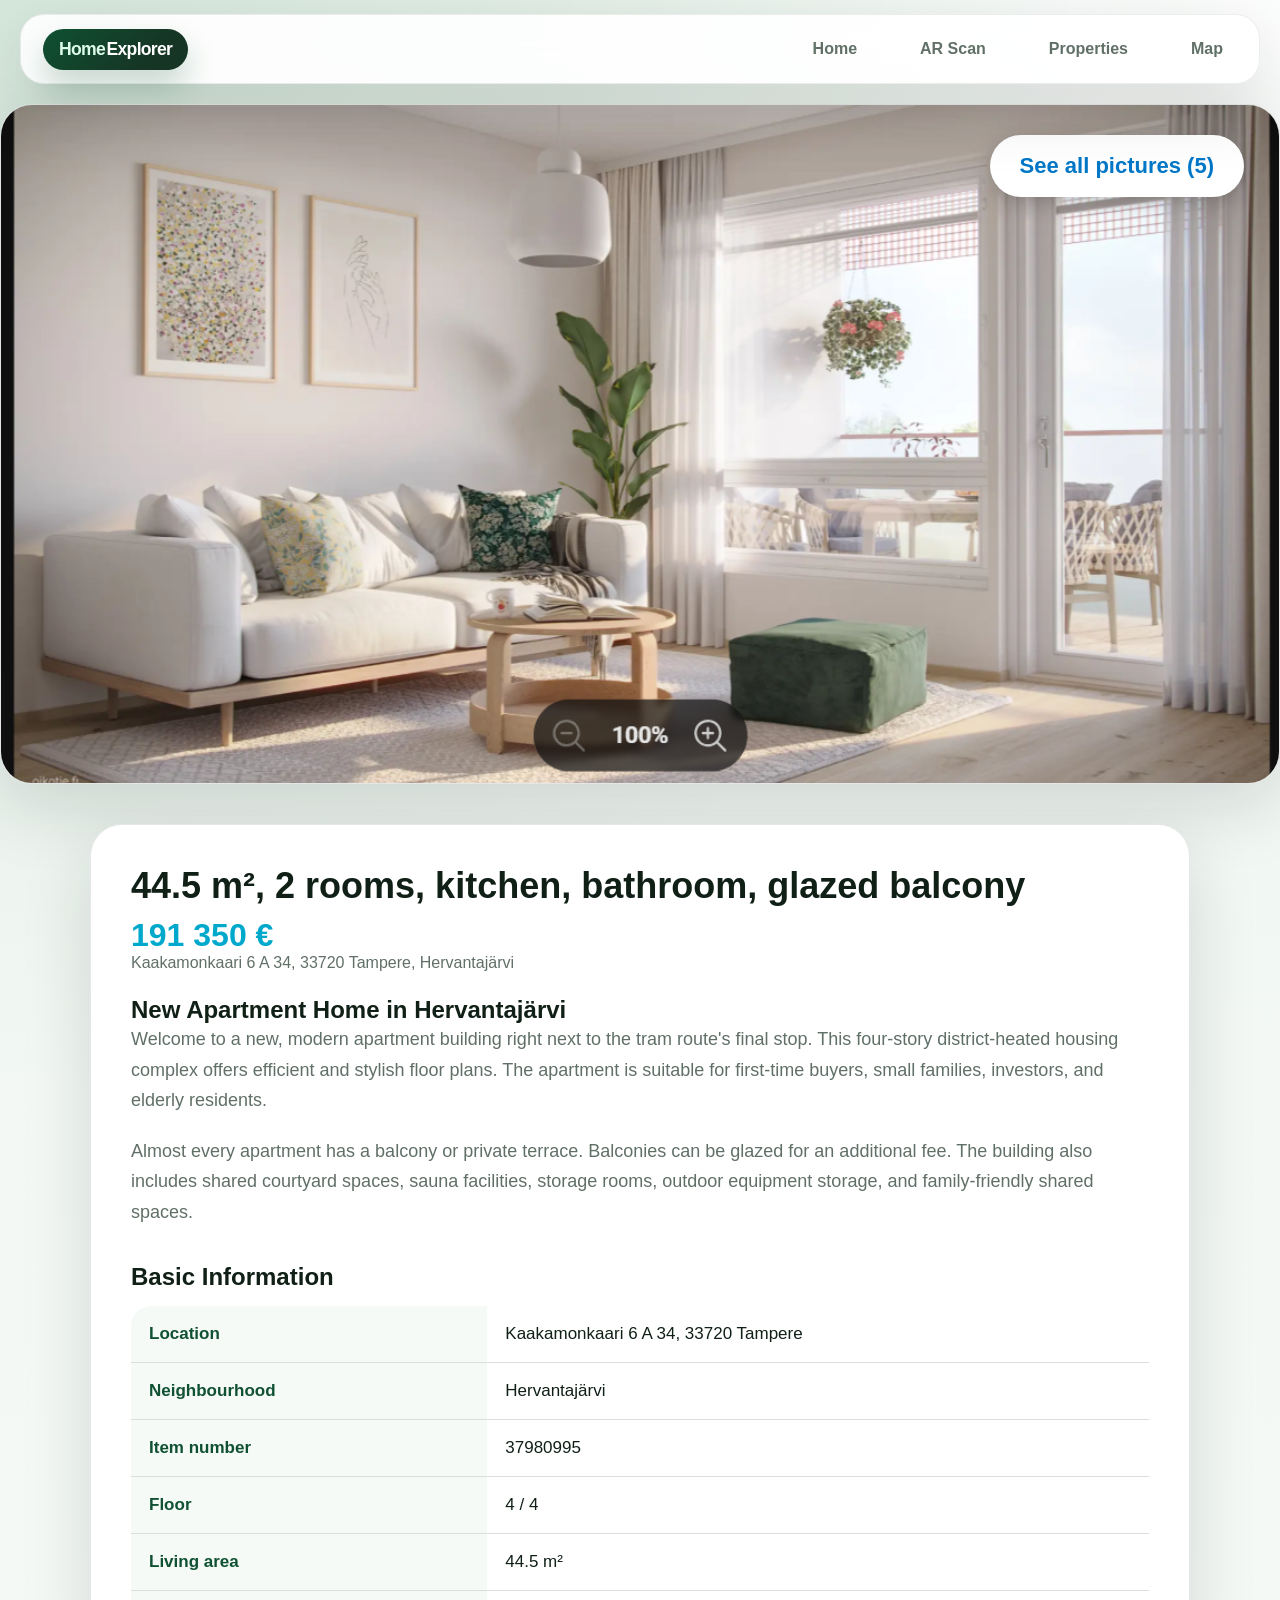
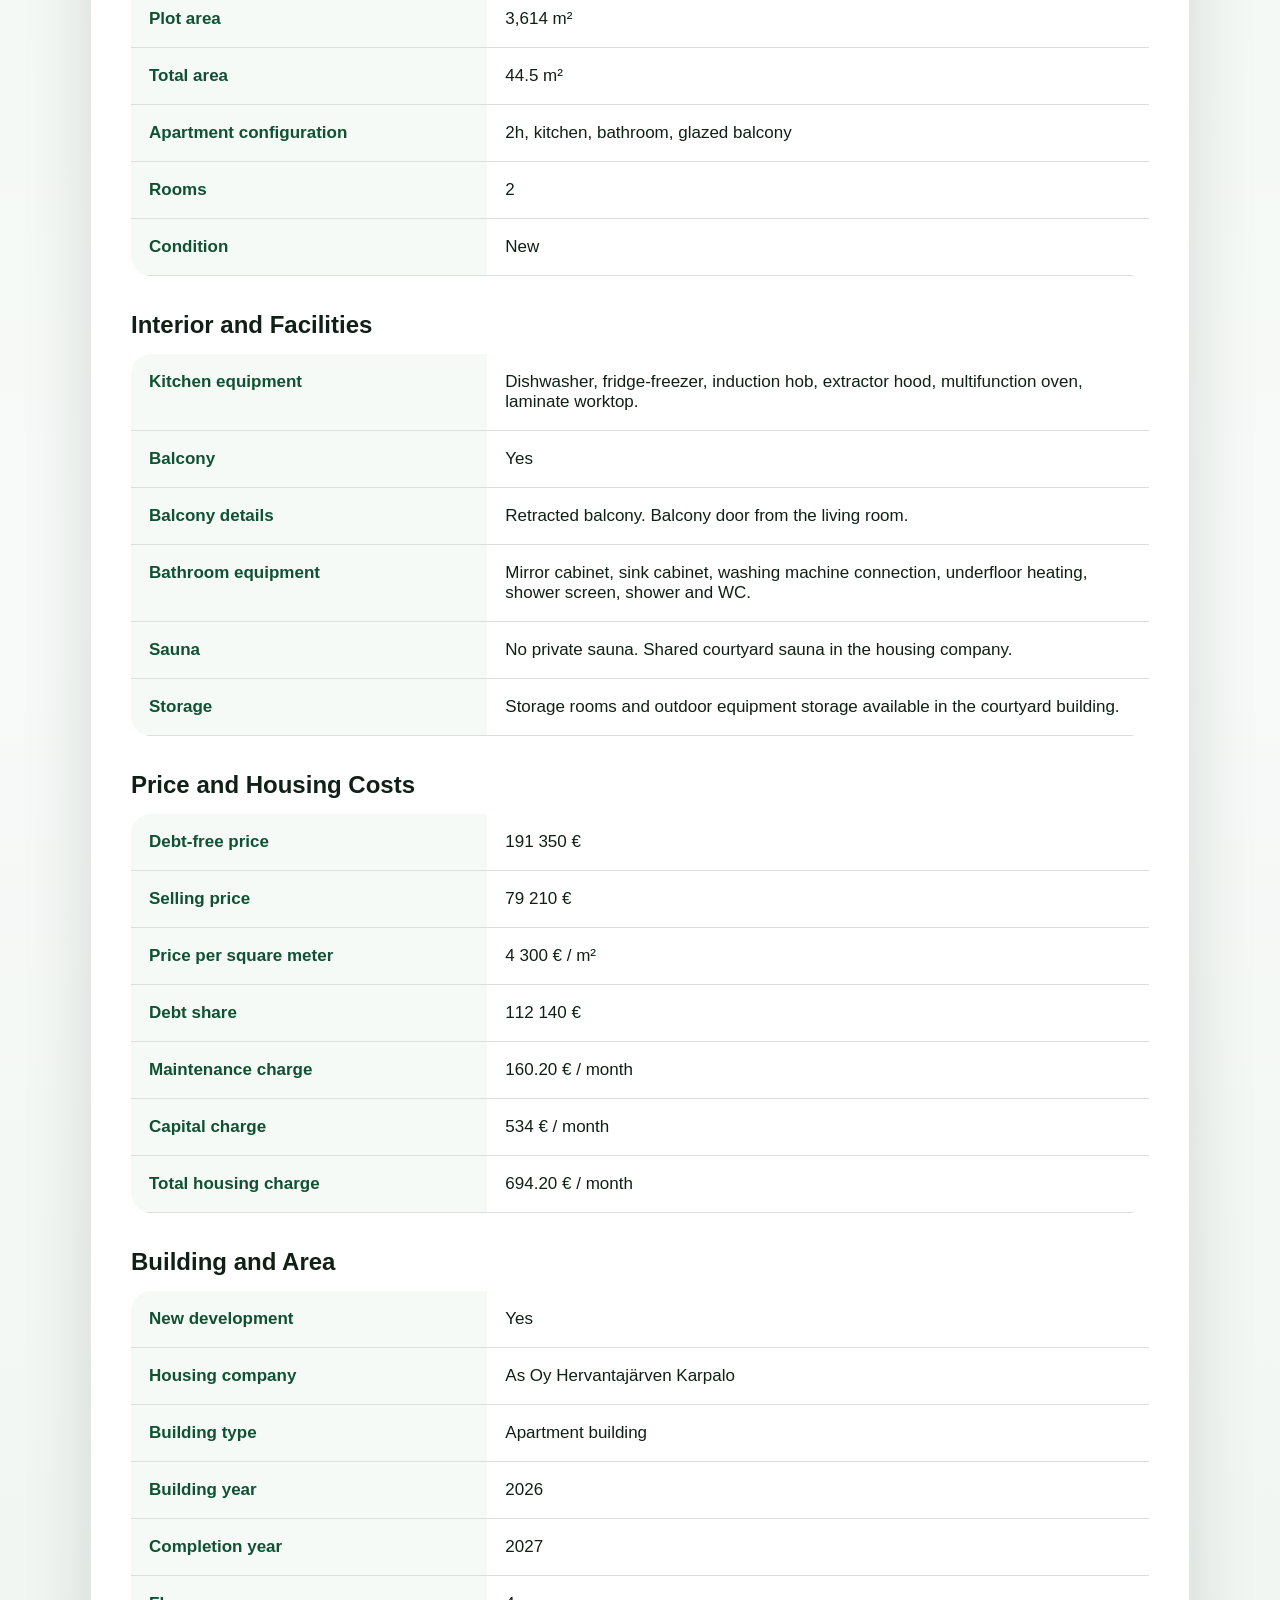
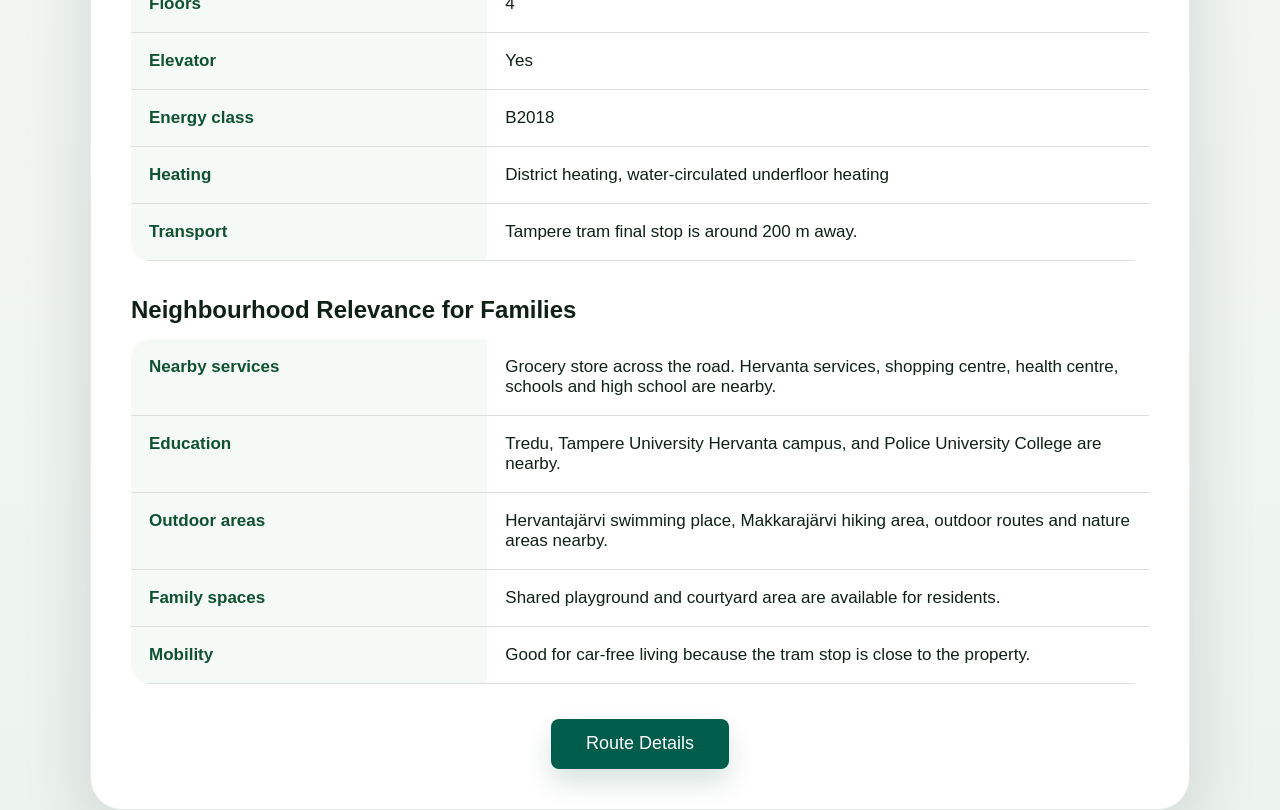
<file: analysis.html>
<!doctype html>
<html lang="en">
  <head>
    <meta charset="UTF-8" />
    <meta name="viewport" content="width=device-width, initial-scale=1.0" />
    <title>HomeExplorer | Full Property Analysis</title>
    <link rel="stylesheet" href="css/style.css" />
  </head>

  <body>
    <header class="navbar">
      <div class="logo">
        <span class="brand-home">Home</span
        ><span class="brand-explorer">Explorer</span>
      </div>
      <nav>
        <a href="index.html">Home</a>
        <a href="ar.html">AR Scan</a>
        <a href="properties.html">Properties</a>
        <a href="map.html">Map</a>
      </nav>
    </header>

    <section class="property-hero-gallery">
      <img
        src="images/hervantajarvi 2.jpg"
        alt="Living room"
        class="property-hero-img"
      />

      <button class="see-pictures-btn" onclick="openGallery()">
        See all pictures (5)
      </button>
    </section>

    <div id="galleryModal" class="gallery-modal">
      <span class="close-gallery" onclick="closeGallery()">&times;</span>

      <div class="gallery-grid">
        <img src="images/hervantajarvi-main.jpg" alt="Main building" />
        <img src="images/floorplan.jpg" alt="Floor plan" />
        <img src="images/hervantajarvi 1.jpg" alt="Apartment image 1" />
        <img src="images/hervantajarvi 2.jpg" alt="Living room" />
        <img src="images/hervantajarvi 3.jpg" alt="Apartment image 3" />
      </div>
    </div>

    <section class="analysis-container">
      <h1>44.5 m², 2 rooms, kitchen, bathroom, glazed balcony</h1>
      <h2 class="analysis-price">191 350 €</h2>
      <p class="location">Kaakamonkaari 6 A 34, 33720 Tampere, Hervantajärvi</p>

      <section class="analysis-text">
        <h2>New Apartment Home in Hervantajärvi</h2>

        <p>
          Welcome to a new, modern apartment building right next to the tram
          route's final stop. This four-story district-heated housing complex
          offers efficient and stylish floor plans. The apartment is suitable
          for first-time buyers, small families, investors, and elderly
          residents.
        </p>

        <p>
          Almost every apartment has a balcony or private terrace. Balconies can
          be glazed for an additional fee. The building also includes shared
          courtyard spaces, sauna facilities, storage rooms, outdoor equipment
          storage, and family-friendly shared spaces.
        </p>
      </section>

      <section class="analysis-table-section">
        <h2>Basic Information</h2>

        <table class="analysis-table">
          <tr>
            <th>Location</th>
            <td>Kaakamonkaari 6 A 34, 33720 Tampere</td>
          </tr>
          <tr>
            <th>Neighbourhood</th>
            <td>Hervantajärvi</td>
          </tr>
          <tr>
            <th>Item number</th>
            <td>37980995</td>
          </tr>
          <tr>
            <th>Floor</th>
            <td>4 / 4</td>
          </tr>
          <tr>
            <th>Living area</th>
            <td>44.5 m²</td>
          </tr>
          <tr>
            <th>Plot area</th>
            <td>3,614 m²</td>
          </tr>
          <tr>
            <th>Total area</th>
            <td>44.5 m²</td>
          </tr>
          <tr>
            <th>Apartment configuration</th>
            <td>2h, kitchen, bathroom, glazed balcony</td>
          </tr>
          <tr>
            <th>Rooms</th>
            <td>2</td>
          </tr>
          <tr>
            <th>Condition</th>
            <td>New</td>
          </tr>
        </table>
      </section>

      <section class="analysis-table-section">
        <h2>Interior and Facilities</h2>

        <table class="analysis-table">
          <tr>
            <th>Kitchen equipment</th>
            <td>
              Dishwasher, fridge-freezer, induction hob, extractor hood,
              multifunction oven, laminate worktop.
            </td>
          </tr>
          <tr>
            <th>Balcony</th>
            <td>Yes</td>
          </tr>
          <tr>
            <th>Balcony details</th>
            <td>Retracted balcony. Balcony door from the living room.</td>
          </tr>
          <tr>
            <th>Bathroom equipment</th>
            <td>
              Mirror cabinet, sink cabinet, washing machine connection,
              underfloor heating, shower screen, shower and WC.
            </td>
          </tr>
          <tr>
            <th>Sauna</th>
            <td>
              No private sauna. Shared courtyard sauna in the housing company.
            </td>
          </tr>
          <tr>
            <th>Storage</th>
            <td>
              Storage rooms and outdoor equipment storage available in the
              courtyard building.
            </td>
          </tr>
        </table>
      </section>

      <section class="analysis-table-section">
        <h2>Price and Housing Costs</h2>

        <table class="analysis-table">
          <tr>
            <th>Debt-free price</th>
            <td>191 350 €</td>
          </tr>
          <tr>
            <th>Selling price</th>
            <td>79 210 €</td>
          </tr>
          <tr>
            <th>Price per square meter</th>
            <td>4 300 € / m²</td>
          </tr>
          <tr>
            <th>Debt share</th>
            <td>112 140 €</td>
          </tr>
          <tr>
            <th>Maintenance charge</th>
            <td>160.20 € / month</td>
          </tr>
          <tr>
            <th>Capital charge</th>
            <td>534 € / month</td>
          </tr>
          <tr>
            <th>Total housing charge</th>
            <td>694.20 € / month</td>
          </tr>
        </table>
      </section>

      <section class="analysis-table-section">
        <h2>Building and Area</h2>

        <table class="analysis-table">
          <tr>
            <th>New development</th>
            <td>Yes</td>
          </tr>
          <tr>
            <th>Housing company</th>
            <td>As Oy Hervantajärven Karpalo</td>
          </tr>
          <tr>
            <th>Building type</th>
            <td>Apartment building</td>
          </tr>
          <tr>
            <th>Building year</th>
            <td>2026</td>
          </tr>
          <tr>
            <th>Completion year</th>
            <td>2027</td>
          </tr>
          <tr>
            <th>Floors</th>
            <td>4</td>
          </tr>
          <tr>
            <th>Elevator</th>
            <td>Yes</td>
          </tr>
          <tr>
            <th>Energy class</th>
            <td>B2018</td>
          </tr>
          <tr>
            <th>Heating</th>
            <td>District heating, water-circulated underfloor heating</td>
          </tr>
          <tr>
            <th>Transport</th>
            <td>Tampere tram final stop is around 200 m away.</td>
          </tr>
        </table>
      </section>

      <section class="analysis-table-section">
        <h2>Neighbourhood Relevance for Families</h2>

        <table class="analysis-table">
          <tr>
            <th>Nearby services</th>
            <td>
              Grocery store across the road. Hervanta services, shopping centre,
              health centre, schools and high school are nearby.
            </td>
          </tr>
          <tr>
            <th>Education</th>
            <td>
              Tredu, Tampere University Hervanta campus, and Police University
              College are nearby.
            </td>
          </tr>
          <tr>
            <th>Outdoor areas</th>
            <td>
              Hervantajärvi swimming place, Makkarajärvi hiking area, outdoor
              routes and nature areas nearby.
            </td>
          </tr>
          <tr>
            <th>Family spaces</th>
            <td>
              Shared playground and courtyard area are available for residents.
            </td>
          </tr>
          <tr>
            <th>Mobility</th>
            <td>
              Good for car-free living because the tram stop is close to the
              property.
            </td>
          </tr>
        </table>
      </section>
      <div class="center-actions">
        <button
          class="route-btn"
          onclick="
            window.open(
              'koulumatka-demo.html?asunto=kaakamonkaari-6-a-34',
              '_blank',
            )
          "
        >
          Route Details
        </button>
      </div>
    </section>

    <script src="js/main.js"></script>
  </body>
</html>
</file>
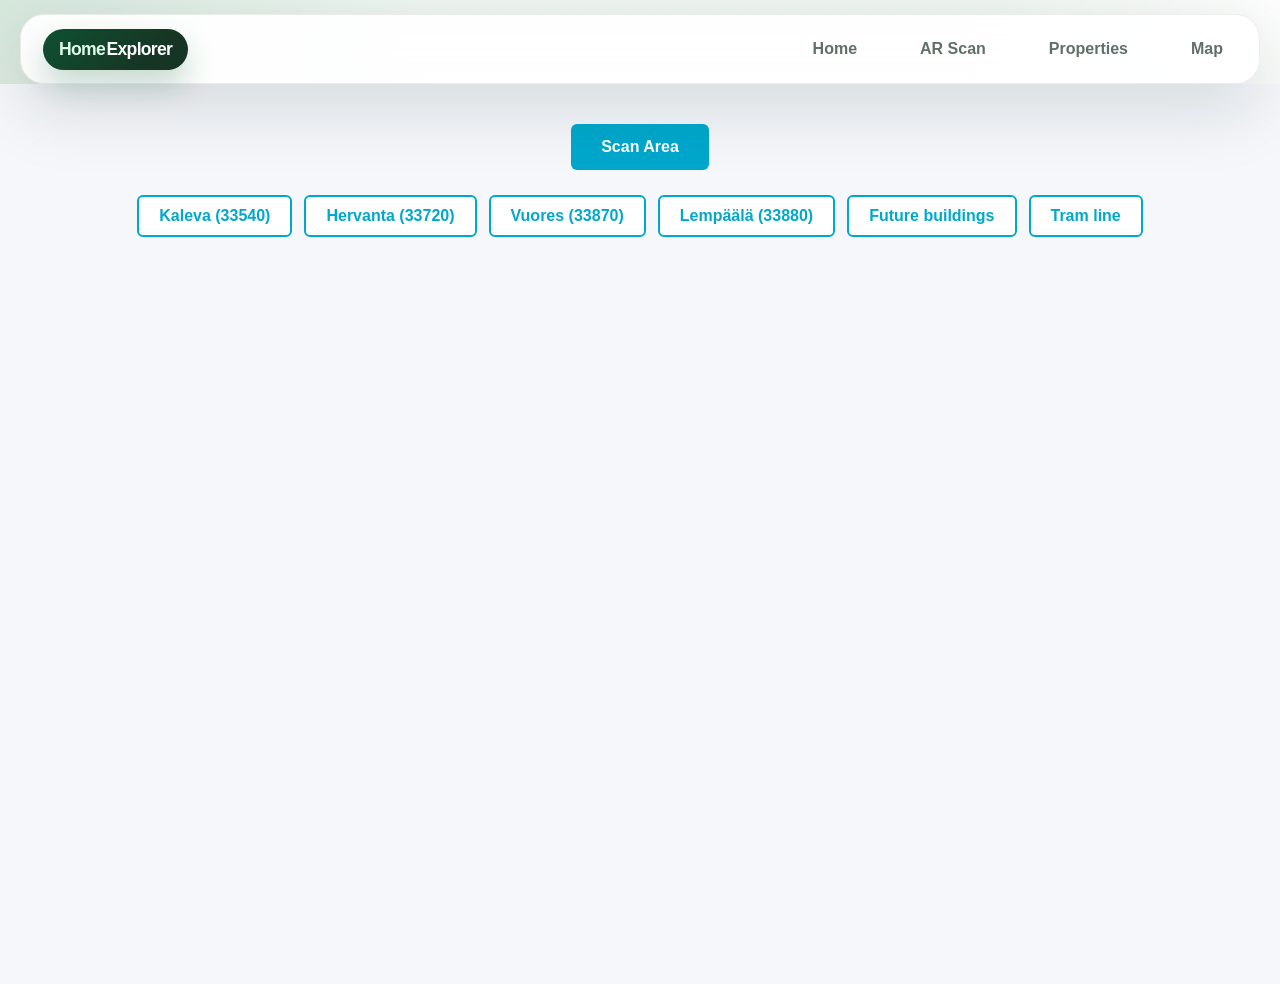
<file: ar.html>
<!doctype html>
<html lang="en">
  <head>
    <meta charset="UTF-8" />
    <meta name="viewport" content="width=device-width, initial-scale=1.0" />
    <title>HomeExplorer | AR Scan</title>
    <link rel="stylesheet" href="css/style.css" />
  </head>
  <body>
    <header class="navbar">
      <div class="logo">
        <span class="brand-home">Home</span
        ><span class="brand-explorer">Explorer</span>
      </div>
      <nav>
        <a href="index.html">Home</a>
        <a href="ar.html">AR Scan</a>
        <a href="properties.html">Properties</a>
        <a href="map.html">Map</a>
      </nav>
    </header>

    <section class="ar-scan-page">

        <div class="postal-search">
          <button onclick="scanArea()">Scan Area</button>
        </div>

        <div class="quick-links">
          <button class="quick-btn" onclick="quickScan('33540')">
            Kaleva (33540)
          </button>
          <button class="quick-btn" onclick="quickScan('33720')">
            Hervanta (33720)
          </button>
          <button class="quick-btn" onclick="quickScan('33870')">
            Vuores (33870)
          </button>
          <button class="quick-btn" onclick="quickScan('33880')">
            Lempäälä (33880)
          </button>
          <button class="quick-btn" onclick="window.open('tampere-ar-demo.html', '_blank')">
            Future buildings
          </button>
          <button class="quick-btn" onclick="window.open('tampere-tram-ar-demo.html', '_blank')">
            Tram line
          </button>
        </div>
      </div>

      <div id="scanResults" class="scan-results"></div>
    </section>

    <script src="js/tampere-data.js"></script>
    <script>
      // Check if area is passed in URL and auto-scan
      window.addEventListener("load", () => {
        const params = new URLSearchParams(window.location.search);
        const area = params.get("area");
        if (area) {
          performScan(area);
        }
      });

      function scanArea() {
        const input = document.getElementById("postalInput").value;
        if (!input.trim()) {
          alert("Please enter a postal code or area name");
          return;
        }
        performScan(input);
      }

      function quickScan(postalCode) {
        performScan(postalCode);
      }

      function performScan(query) {
        const resultsDiv = document.getElementById("scanResults");

        // Show scanning animation
        resultsDiv.innerHTML = `
          <div class="scan-loading">
            <div class="scanner-animation">
              <div class="scanner-line"></div>
              <p>🔍 Scanning area...</p>
            </div>
          </div>
        `;
        resultsDiv.scrollIntoView({ behavior: "smooth" });

        // Simulate 3-5 second scan
        setTimeout(() => {
          const result = searchByPostalCode(query);

          if (!result) {
            resultsDiv.innerHTML =
              '<div class="error-message">❌ Area not found. Please try another postal code.</div>';
            return;
          }

          const area = result.area;
          const routes = result.routes;

          let html = `
          <div class="scan-header">
            <h2>● SCAN COMPLETE</h2>
            <h1>${area.name}</h1>
            <p>📍 Postal Code: ${area.postalCode}</p>
          </div>

          <div class="demographics-section">
            <h3>👥 Demographics & Population</h3>
            <div class="data-grid">
              <div class="data-card">
                <span class="label">Families in Area</span>
                <span class="value">${area.demographics.families}</span>
              </div>
              <div class="data-card">
                <span class="label">Children Ratio</span>
                <span class="value">${area.demographics.childrenRatio}</span>
              </div>
              <div class="data-card">
                <span class="label">Avg. Household Size</span>
                <span class="value">${area.demographics.avgHouseholdSize} people</span>
              </div>
              <div class="data-card">
                <span class="label">Average Age</span>
                <span class="value">${area.demographics.avgAge} years</span>
              </div>
            </div>
          </div>

          <div class="family-score-section">
            <h3>⭐ Family Score & Safety</h3>
            <div class="score-display">
              <div class="score-circle">
                <div class="score-value">${area.familyScore}/100</div>
                <div class="score-label">Family Score</div>
              </div>
              <div class="safety-info">
                <h4>Safety Details</h4>
                <p><strong>Overall Safety:</strong> ${area.safety}</p>
                <p><strong>Crime Rate:</strong> ${area.safetyDetails.crimeRate}</p>
                <p><strong>Traffic Accidents:</strong> ${area.safetyDetails.trafficAccidents}</p>
                <p><strong>Emergency Response:</strong> ${area.safetyDetails.emergencyResponse}</p>
              </div>
            </div>
          </div>

          <div class="education-section">
            <h3>🏫 Education</h3>
            <div class="data-grid">
              <div class="info-card">
                <span class="icon">🏫</span>
                <span class="label">Schools</span>
                <span class="value">${area.education.schools}</span>
              </div>
              <div class="info-card">
                <span class="icon">👶</span>
                <span class="label">Daycare Centers</span>
                <span class="value">${area.education.daycare}</span>
              </div>
              <div class="info-card">
                <span class="icon">📚</span>
                <span class="label">Libraries</span>
                <span class="value">${area.recreation.libraries}</span>
              </div>
            </div>
            <p class="school-list"><strong>Schools:</strong> ${area.education.schoolNames.join(", ")}</p>
          </div>

          <div class="recreation-section">
            <h3>🎮 Recreation & Parks</h3>
            <div class="data-grid">
              <div class="info-card">
                <span class="icon">🎪</span>
                <span class="label">Playgrounds</span>
                <span class="value">${area.recreation.playgrounds}</span>
              </div>
              <div class="info-card">
                <span class="icon">🌳</span>
                <span class="label">Parks</span>
                <span class="value">${area.recreation.parks}</span>
              </div>
            </div>
            <p class="sports-list"><strong>Sports Facilities:</strong> ${area.recreation.sports.join(", ")}</p>
          </div>

          <div class="routes-section">
            <h3>🚶🌳  Route to Parks</h3>
            <div class="routes-container">
              <div class="routes-subsection">
                ${routes.parkRoutes
                  .map(
                    (route) => `
                  <div class="route-card">
                    <h5>${route.park}</h5>
                    <div class="route-details">
                      <p><strong>Distance:</strong> ${route.distance} (${route.walkTime} walk)</p>
                      <p><strong>Accessibility:</strong> ${route.accessibility}</p>
                      <p><strong>Features:</strong> ${route.playAreas.join(", ")}</p>
                    </div>
                  </div>
                `,
                  )
                  .join("")}
              </div>
            </div>
          </div>

          <div class="transport-section">
            <h3>🚌 Transportation</h3>
            <div class="data-grid">
              <div class="info-card">
                <span class="icon">🚋</span>
                <span class="label">Tram Stops</span>
                <span class="value">${area.transportation.tramStops}</span>
              </div>
              <div class="info-card">
                <span class="icon">🚌</span>
                <span class="label">Bus Stops</span>
                <span class="value">${area.transportation.busStops}</span>
              </div>
              <div class="info-card">
                <span class="icon">⏱️</span>
                <span class="label">To City Center</span>
                <span class="value">${area.transportation.avgCommuteTime}</span>
              </div>
            </div>
            <p><strong>Bike Lanes:</strong> ${area.transportation.bikeLanes}</p>
          </div>

          <div class="construction-section">
            <h3>🏗️ Construction & Development</h3>
            ${
              area.construction.ongoing.length > 0
                ? `
              <div class="ongoing-projects">
                <h4>🔧 Ongoing Projects</h4>
                ${area.construction.ongoing
                  .map(
                    (project) => `
                  <div class="project-card ongoing">
                    <h5>${project.name}</h5>
                    <p><strong>Status:</strong> ${project.status}</p>
                    <p><strong>Completion:</strong> ${project.completion}</p>
                    <p><strong>Impact:</strong> ${project.impact}</p>
                    <p class="family-benefit"><strong>👨‍👩‍👧 Family Benefit:</strong> ${project.familyBenefit}</p>
                  </div>
                `,
                  )
                  .join("")}
              </div>
            `
                : ""
            }

            ${
              area.construction.planned.length > 0
                ? `
              <div class="planned-projects">
                <h4>📋 Planned Projects</h4>
                ${area.construction.planned
                  .map(
                    (project) => `
                  <div class="project-card planned">
                    <h5>${project.name}</h5>
                    <p><strong>Expected Start:</strong> ${project.expectedStart}</p>
                    <p><strong>Completion:</strong> ${project.completion}</p>
                    <p><strong>Impact:</strong> ${project.impact}</p>
                    <p class="family-benefit"><strong>👨‍👩‍👧 Family Benefit:</strong> ${project.familyBenefit}</p>
                  </div>
                `,
                  )
                  .join("")}
              </div>
            `
                : ""
            }
          </div>

          <div class="services-section">
            <h3>🛍️ Services & Amenities</h3>
            <div class="data-grid">
              <div class="info-card">
                <span class="icon">🛒</span>
                <span class="label">Grocery Stores</span>
                <span class="value">${area.services.groceryStores}</span>
              </div>
              <div class="info-card">
                <span class="icon">💊</span>
                <span class="label">Pharmacies</span>
                <span class="value">${area.services.pharmacies}</span>
              </div>
              <div class="info-card">
                <span class="icon">🏥</span>
                <span class="label">Clinics</span>
                <span class="value">${area.services.clinics}</span>
              </div>
              <div class="info-card">
                <span class="icon">🍽️</span>
                <span class="label">Restaurants</span>
                <span class="value">${area.services.restaurants}</span>
              </div>
            </div>
          </div>

          <div class="housing-section">
            <h3>🏠 Housing Market</h3>
            <div class="housing-info">
              <div class="housing-stat">
                <span class="label">Average Price: </span>
                <span class="value">${area.housing.avgPrice}</span>
              </div>
              <div class="housing-stat">
                <span class="label">Price per m²: </span>
                <span class="value">${area.housing.pricePerM2}</span>
              </div>
              <div class="housing-stat">
                <span class="label">Types:    </span>
                <span class="value">${area.housing.types.join(", ")}</span>
              </div>
              <div class="housing-stat">
                <span class="label">Average Size: </span>
                <span class="value">${area.housing.avgSize}</span>
              </div>
            </div>
          </div>

          <div class="action-buttons">
            <button onclick="window.location.href='map.html'" class="btn-primary">View on Map</button>
            <button onclick="window.location.href='properties.html'" class="btn-primary">View Properties</button>
            <button onclick="window.location.href='ar.html'" class="btn-primary">New Search</button>
          </div>
        `;

          resultsDiv.innerHTML = html;
          resultsDiv.scrollIntoView({ behavior: "smooth" });
        }, 3000); // 3 second scan time
      }
    </script>
  </body>
</html>
</file>
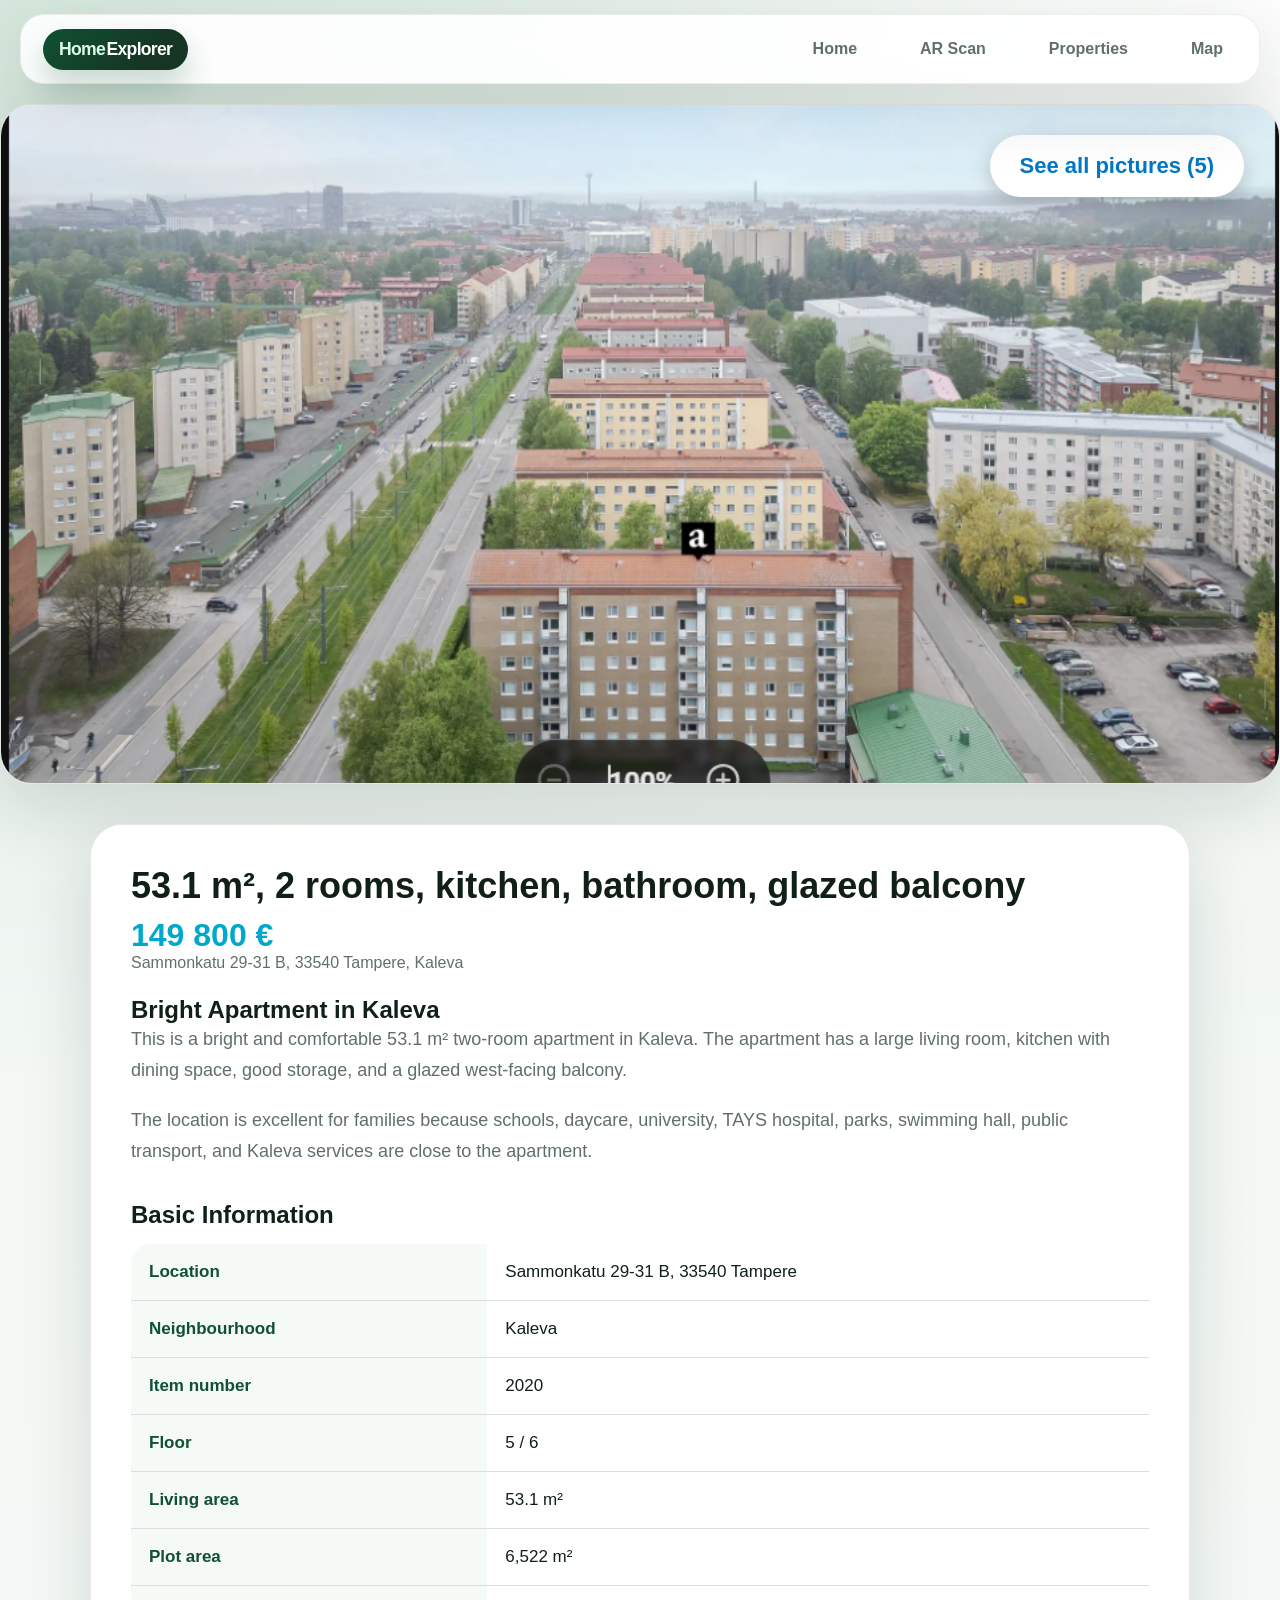
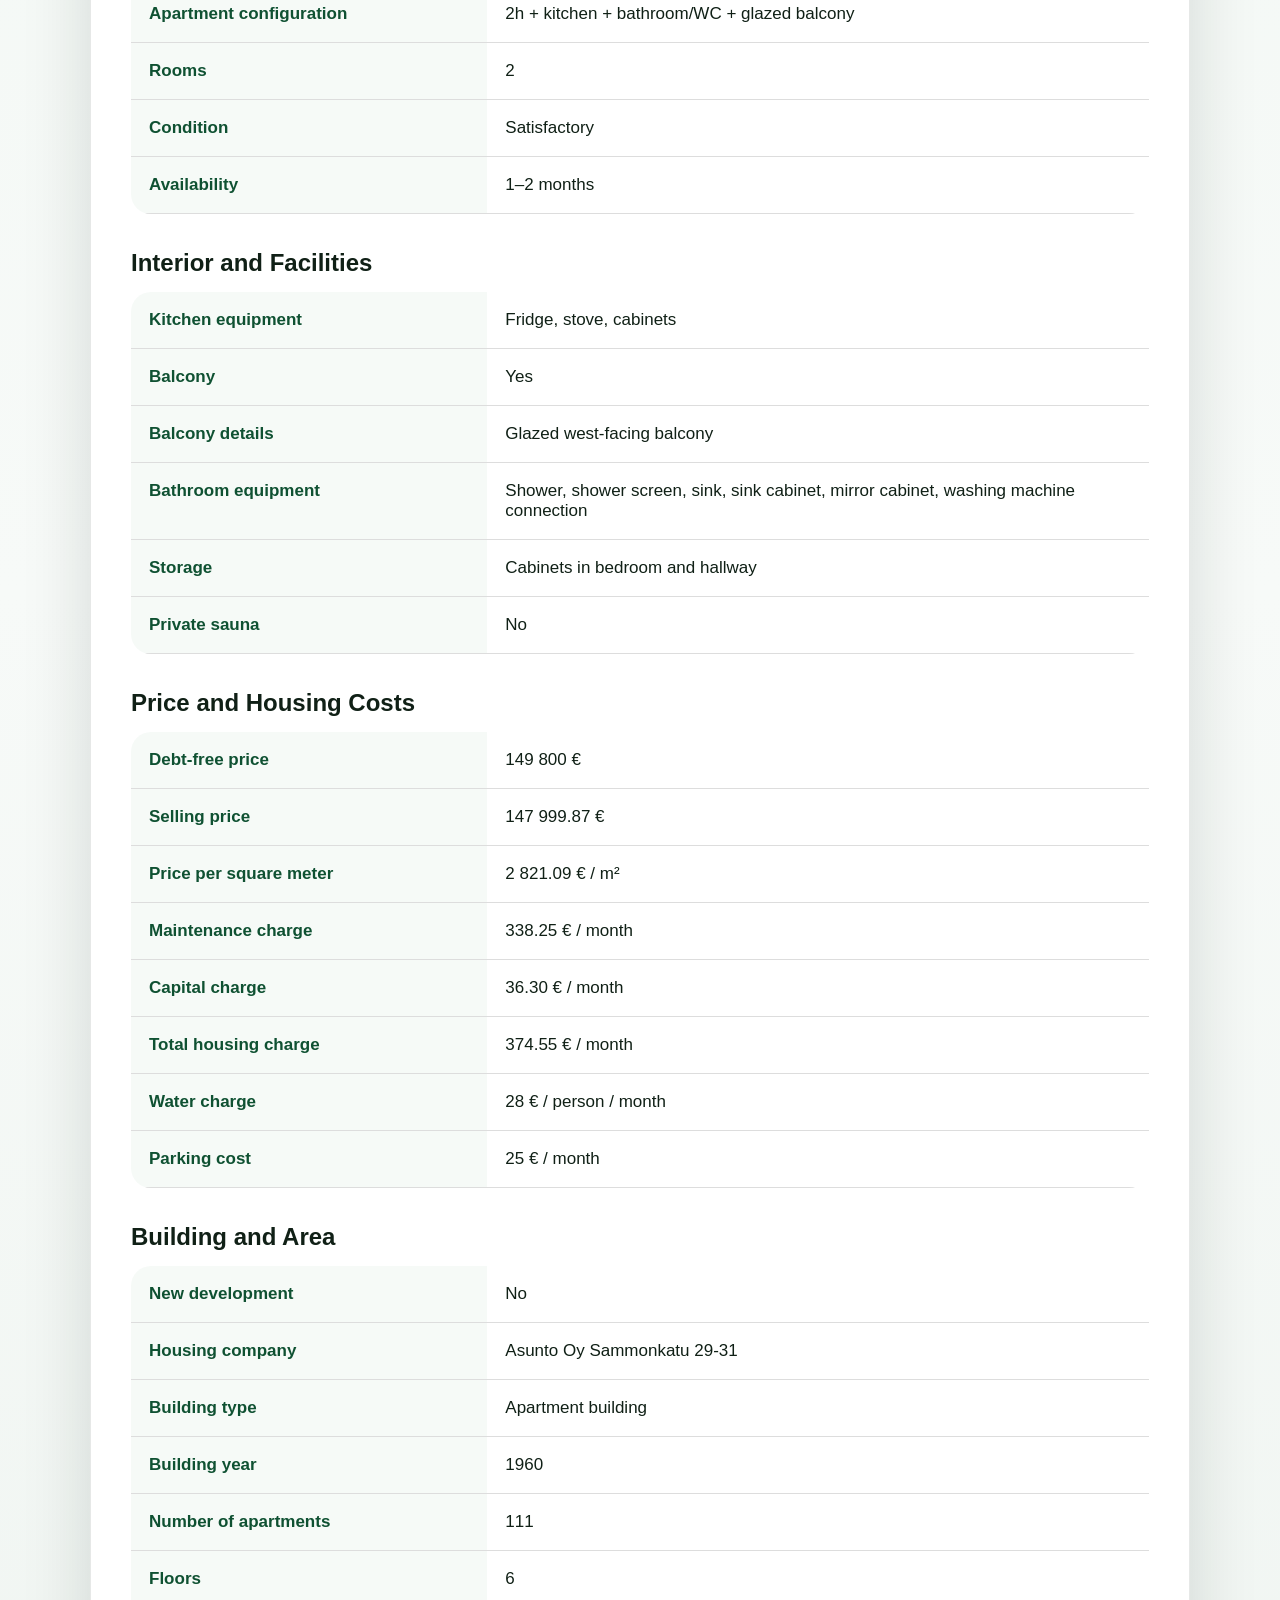
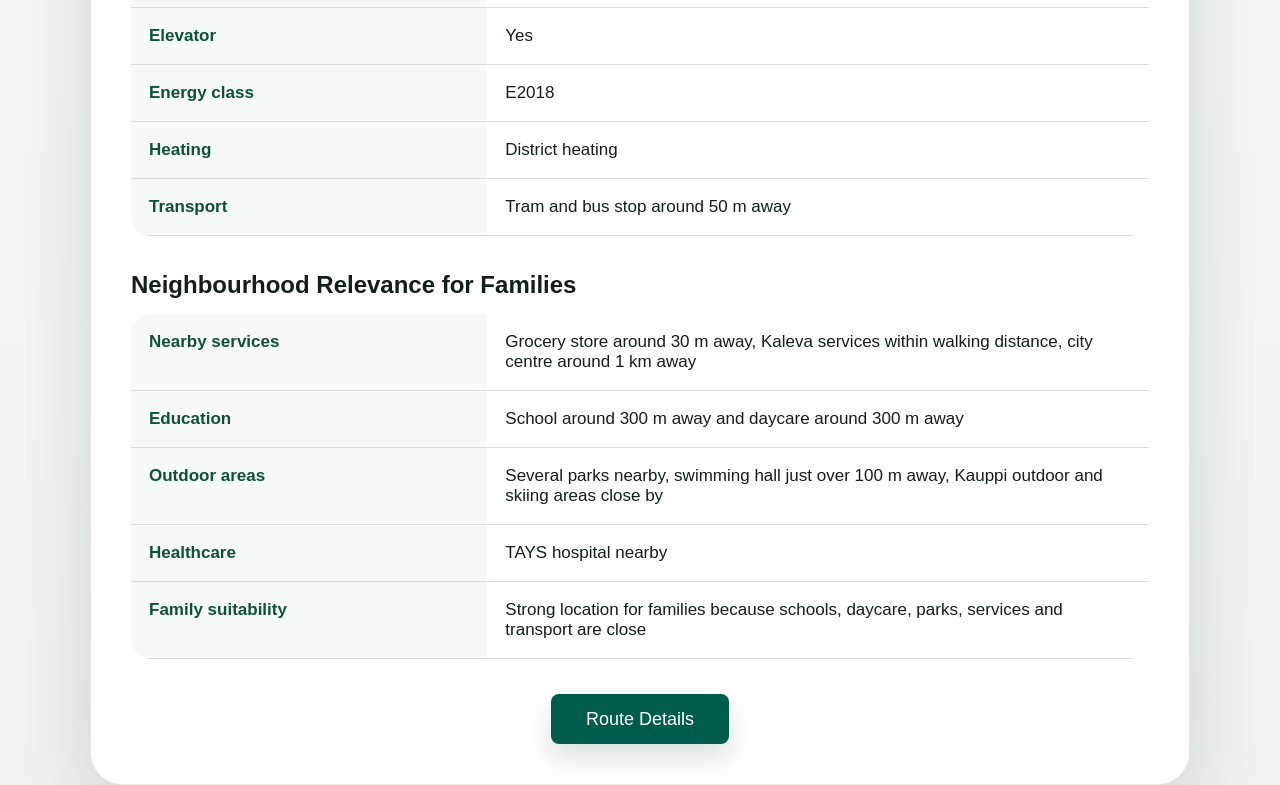
<file: kaleva-analysis.html>
<!doctype html>
<html lang="en">
  <head>
    <meta charset="UTF-8" />
    <meta name="viewport" content="width=device-width, initial-scale=1.0" />
    <title>HomeExplorer | Kaleva Property Analysis</title>
    <link rel="stylesheet" href="css/style.css" />
  </head>

  <body>
    <header class="navbar">
      <div class="logo">
        <span class="brand-home">Home</span
        ><span class="brand-explorer">Explorer</span>
      </div>
      <nav>
        <a href="index.html">Home</a>
        <a href="ar.html">AR Scan</a>
        <a href="properties.html">Properties</a>
        <a href="map.html">Map</a>
      </nav>
    </header>

    <section class="property-hero-gallery">
      <img
        src="images/sammonkatu-main.jpg"
        alt="Kaleva apartment"
        class="property-hero-img"
      />

      <button class="see-pictures-btn" onclick="openGallery()">
        See all pictures (5)
      </button>
    </section>

    <div id="galleryModal" class="gallery-modal">
      <span class="close-gallery" onclick="closeGallery()">&times;</span>

      <div class="gallery-grid">
        <img src="images/sammonkatu-main.jpg" alt="Main image" />
        <img src="images/sammonkatu-floorplan.jpg" alt="Floor plan" />
        <img src="images/sammonkatu-2.jpg" alt="Living room" />
        <img src="images/sammonkatu-3.jpg" alt="Kitchen" />
        <img src="images/sammonkatu-4.jpg" alt="Bedroom" />
      </div>
    </div>

    <section class="analysis-container">
      <h1>53.1 m², 2 rooms, kitchen, bathroom, glazed balcony</h1>
      <h2 class="analysis-price">149 800 €</h2>
      <p class="location">Sammonkatu 29-31 B, 33540 Tampere, Kaleva</p>

      <section class="analysis-text">
        <h2>Bright Apartment in Kaleva</h2>

        <p>
          This is a bright and comfortable 53.1 m² two-room apartment in Kaleva.
          The apartment has a large living room, kitchen with dining space, good
          storage, and a glazed west-facing balcony.
        </p>

        <p>
          The location is excellent for families because schools, daycare,
          university, TAYS hospital, parks, swimming hall, public transport, and
          Kaleva services are close to the apartment.
        </p>
      </section>

      <section class="analysis-table-section">
        <h2>Basic Information</h2>

        <table class="analysis-table">
          <tr>
            <th>Location</th>
            <td>Sammonkatu 29-31 B, 33540 Tampere</td>
          </tr>
          <tr>
            <th>Neighbourhood</th>
            <td>Kaleva</td>
          </tr>
          <tr>
            <th>Item number</th>
            <td>2020</td>
          </tr>
          <tr>
            <th>Floor</th>
            <td>5 / 6</td>
          </tr>
          <tr>
            <th>Living area</th>
            <td>53.1 m²</td>
          </tr>
          <tr>
            <th>Plot area</th>
            <td>6,522 m²</td>
          </tr>
          <tr>
            <th>Apartment configuration</th>
            <td>2h + kitchen + bathroom/WC + glazed balcony</td>
          </tr>
          <tr>
            <th>Rooms</th>
            <td>2</td>
          </tr>
          <tr>
            <th>Condition</th>
            <td>Satisfactory</td>
          </tr>
          <tr>
            <th>Availability</th>
            <td>1–2 months</td>
          </tr>
        </table>
      </section>

      <section class="analysis-table-section">
        <h2>Interior and Facilities</h2>

        <table class="analysis-table">
          <tr>
            <th>Kitchen equipment</th>
            <td>Fridge, stove, cabinets</td>
          </tr>
          <tr>
            <th>Balcony</th>
            <td>Yes</td>
          </tr>
          <tr>
            <th>Balcony details</th>
            <td>Glazed west-facing balcony</td>
          </tr>
          <tr>
            <th>Bathroom equipment</th>
            <td>
              Shower, shower screen, sink, sink cabinet, mirror cabinet, washing
              machine connection
            </td>
          </tr>
          <tr>
            <th>Storage</th>
            <td>Cabinets in bedroom and hallway</td>
          </tr>
          <tr>
            <th>Private sauna</th>
            <td>No</td>
          </tr>
        </table>
      </section>

      <section class="analysis-table-section">
        <h2>Price and Housing Costs</h2>

        <table class="analysis-table">
          <tr>
            <th>Debt-free price</th>
            <td>149 800 €</td>
          </tr>
          <tr>
            <th>Selling price</th>
            <td>147 999.87 €</td>
          </tr>
          <tr>
            <th>Price per square meter</th>
            <td>2 821.09 € / m²</td>
          </tr>
          <tr>
            <th>Maintenance charge</th>
            <td>338.25 € / month</td>
          </tr>
          <tr>
            <th>Capital charge</th>
            <td>36.30 € / month</td>
          </tr>
          <tr>
            <th>Total housing charge</th>
            <td>374.55 € / month</td>
          </tr>
          <tr>
            <th>Water charge</th>
            <td>28 € / person / month</td>
          </tr>
          <tr>
            <th>Parking cost</th>
            <td>25 € / month</td>
          </tr>
        </table>
      </section>

      <section class="analysis-table-section">
        <h2>Building and Area</h2>

        <table class="analysis-table">
          <tr>
            <th>New development</th>
            <td>No</td>
          </tr>
          <tr>
            <th>Housing company</th>
            <td>Asunto Oy Sammonkatu 29-31</td>
          </tr>
          <tr>
            <th>Building type</th>
            <td>Apartment building</td>
          </tr>
          <tr>
            <th>Building year</th>
            <td>1960</td>
          </tr>
          <tr>
            <th>Number of apartments</th>
            <td>111</td>
          </tr>
          <tr>
            <th>Floors</th>
            <td>6</td>
          </tr>
          <tr>
            <th>Elevator</th>
            <td>Yes</td>
          </tr>
          <tr>
            <th>Energy class</th>
            <td>E2018</td>
          </tr>
          <tr>
            <th>Heating</th>
            <td>District heating</td>
          </tr>
          <tr>
            <th>Transport</th>
            <td>Tram and bus stop around 50 m away</td>
          </tr>
        </table>
      </section>

      <section class="analysis-table-section">
        <h2>Neighbourhood Relevance for Families</h2>

        <table class="analysis-table">
          <tr>
            <th>Nearby services</th>
            <td>
              Grocery store around 30 m away, Kaleva services within walking
              distance, city centre around 1 km away
            </td>
          </tr>
          <tr>
            <th>Education</th>
            <td>School around 300 m away and daycare around 300 m away</td>
          </tr>
          <tr>
            <th>Outdoor areas</th>
            <td>
              Several parks nearby, swimming hall just over 100 m away, Kauppi
              outdoor and skiing areas close by
            </td>
          </tr>
          <tr>
            <th>Healthcare</th>
            <td>TAYS hospital nearby</td>
          </tr>
          <tr>
            <th>Family suitability</th>
            <td>
              Strong location for families because schools, daycare, parks,
              services and transport are close
            </td>
          </tr>
        </table>
      </section>
      <div class="center-actions">
        <button
          class="route-btn"
          onclick="
            window.open(
              'koulumatka-demo.html?asunto=sammonkatu-29-31-b',
              '_blank',
            )
          "
        >
          Route Details
        </button>
      </div>
    </section>

    <script src="js/main.js"></script>
  </body>
</html>
</file>
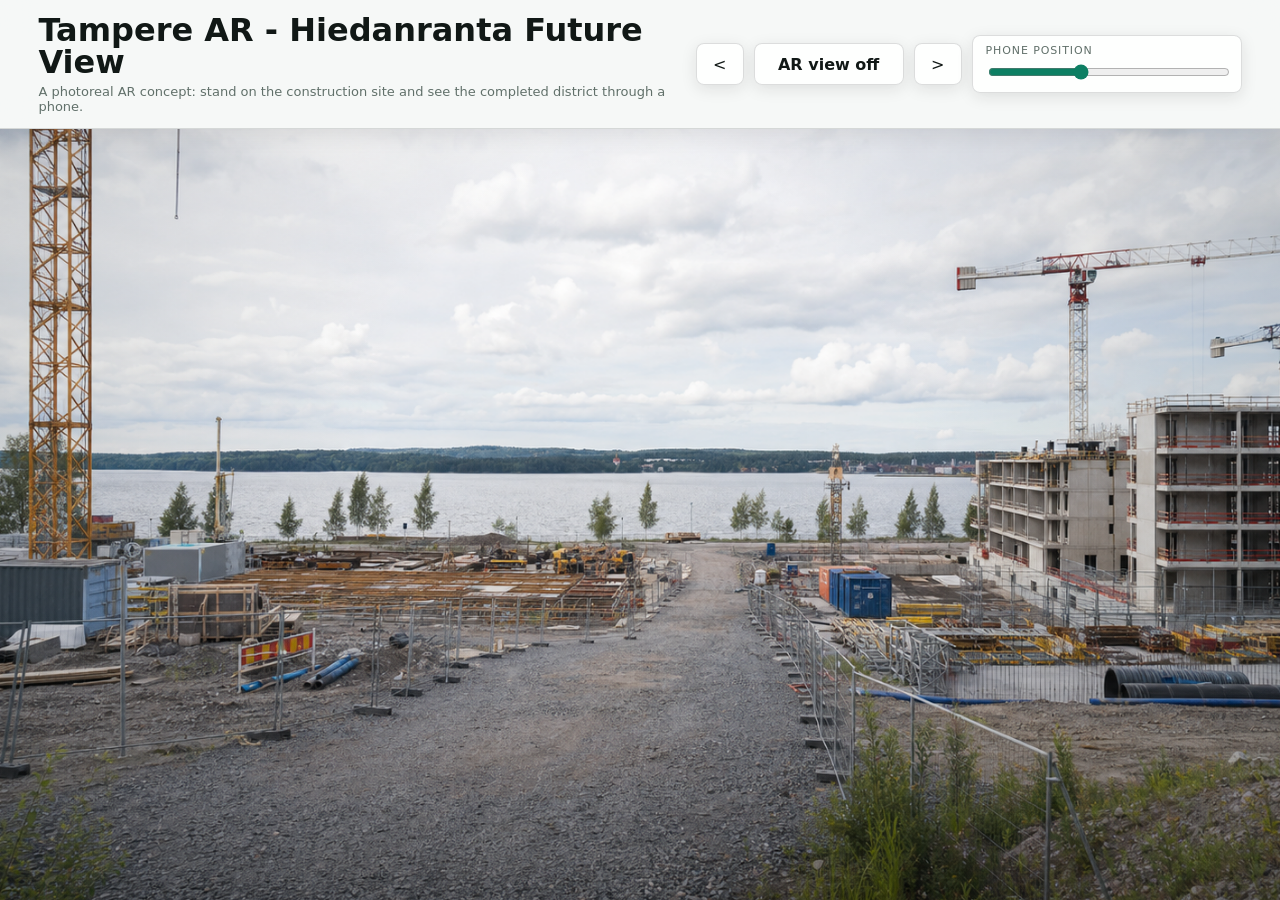
<file: tampere-ar-demo.html>
<!doctype html>
<html lang="en">
<head>
  <meta charset="utf-8">
  <meta name="viewport" content="width=device-width, initial-scale=1">
  <title>Tampere AR - Photoreal Future View</title>
  <style>
    :root {
      --ink: #111816;
      --muted: #61706a;
      --accent: #0d7f63;
      --panel: rgba(255, 255, 255, .86);
      --line: rgba(17, 24, 22, .14);
      --shadow: 0 22px 70px rgba(0, 0, 0, .22);
      font-family: Inter, ui-sans-serif, system-ui, -apple-system, BlinkMacSystemFont, "Segoe UI", sans-serif;
    }

    * { box-sizing: border-box; }

    html, body {
      margin: 0;
      width: 100%;
      height: 100%;
      overflow: hidden;
      background: #e8eeeb;
      color: var(--ink);
    }

    .app {
      height: 100dvh;
      min-height: 560px;
      display: grid;
      grid-template-rows: auto minmax(0, 1fr);
    }

    header {
      position: relative;
      z-index: 10;
      display: grid;
      grid-template-columns: minmax(280px, 1fr) auto;
      gap: 18px;
      align-items: center;
      padding: 14px clamp(18px, 3vw, 40px);
      background: rgba(247, 249, 248, .92);
      border-bottom: 1px solid var(--line);
      box-shadow: 0 5px 22px rgba(0, 0, 0, .08);
      backdrop-filter: blur(16px);
    }

    h1 {
      margin: 0;
      font-size: clamp(23px, 2.5vw, 38px);
      line-height: 1;
      font-weight: 820;
      letter-spacing: 0;
    }

    .sub {
      margin: 6px 0 0;
      color: var(--muted);
      font-size: clamp(13px, 1vw, 16px);
    }

    .controls {
      display: flex;
      align-items: center;
      justify-content: flex-end;
      gap: 10px;
      flex-wrap: wrap;
    }

    button, .mode {
      min-height: 42px;
      border: 1px solid var(--line);
      border-radius: 8px;
      background: rgba(255, 255, 255, .86);
      box-shadow: 0 4px 16px rgba(0, 0, 0, .1);
      color: var(--ink);
      font: inherit;
    }

    button {
      min-width: 48px;
      padding: 0 15px;
      cursor: pointer;
    }

    #arToggle {
      min-width: 150px;
      font-weight: 760;
    }

    button[aria-pressed="true"] {
      background: var(--accent);
      border-color: var(--accent);
      color: #fff;
    }

    .mode {
      display: grid;
      gap: 5px;
      min-width: 210px;
      width: min(270px, 22vw);
      padding: 8px 13px 10px;
    }

    .mode label {
      color: var(--muted);
      font-size: 11px;
      letter-spacing: .08em;
      text-transform: uppercase;
    }

    input[type="range"] {
      width: 100%;
      accent-color: var(--accent);
    }

    main {
      position: relative;
      min-height: 0;
      overflow: hidden;
      background: #cfd8d4;
    }

    .scene {
      position: absolute;
      inset: 0;
      overflow: hidden;
      background: #d6dedb;
    }

    .scene::before {
      content: "";
      position: absolute;
      inset: -4%;
      background-image: url("images/tampere-current-site.png");
      background-size: cover;
      background-position: 50% center;
      filter: saturate(.98) contrast(1.02);
      transform: scale(1.02);
    }

    .scene::after {
      content: "";
      position: absolute;
      inset: 0;
      background:
        linear-gradient(to top, rgba(0,0,0,.28), rgba(0,0,0,0) 38%),
        radial-gradient(circle at 50% 40%, rgba(255,255,255,0) 0 34%, rgba(15, 24, 21, .18) 100%);
      pointer-events: none;
    }

    .future-ghost {
      position: absolute;
      inset: -4%;
      background-image: url("images/tampere-future-view.png");
      background-size: cover;
      background-position: 50% center;
      opacity: 0;
      filter: saturate(1.04) contrast(1.03);
      transform: scale(1.02);
      transition: opacity .24s ease;
    }

    .ar-off .future-ghost {
      opacity: 0;
    }

    .phone {
      position: absolute;
      z-index: 4;
      left: var(--phone-x, 50%);
      top: 50%;
      height: min(calc(100% - 40px), 86dvh);
      width: auto;
      aspect-ratio: 9 / 16;
      transform: translate(-50%, -50%) rotate(-.7deg);
      border: clamp(8px, .8vw, 13px) solid #0e1311;
      border-radius: 32px;
      box-shadow: 0 28px 80px rgba(0, 0, 0, .38), inset 0 0 0 1px rgba(255,255,255,.2);
      opacity: 1;
      pointer-events: none;
      transition: opacity .22s ease, transform .22s ease, left .26s ease;
    }

    .ar-off .phone {
      opacity: 0;
      transform: translate(-50%, -47%) rotate(-.7deg) scale(.98);
    }

    .phone::before {
      content: "";
      position: absolute;
      z-index: 5;
      left: 50%;
      top: 7px;
      width: 34%;
      height: 16px;
      transform: translateX(-50%);
      background: #0e1311;
      border-radius: 0 0 14px 14px;
    }

    .screen {
      position: absolute;
      inset: 0;
      overflow: hidden;
      border-radius: 20px;
      background: #dbe5e1;
    }

    .screen img {
      width: 100%;
      height: 100%;
      object-fit: cover;
      object-position: var(--view-x, 50%) var(--view-y, 50%);
      filter: saturate(1.05) contrast(1.03);
      transform: translateY(var(--phone-pan-y, 0%)) scale(var(--phone-zoom, 1));
      transition: object-position .22s ease, transform .22s ease;
    }

    .screen::before {
      content: "";
      position: absolute;
      inset: 0;
      z-index: 2;
      background:
        linear-gradient(115deg, rgba(255,255,255,.27) 0 18%, rgba(255,255,255,0) 19% 100%),
        radial-gradient(circle at 50% 42%, rgba(255,255,255,0) 0 45%, rgba(16, 126, 96, .16) 100%);
      pointer-events: none;
    }

    .scan {
      position: absolute;
      z-index: 3;
      left: 8%;
      right: 8%;
      height: 2px;
      top: 16%;
      background: rgba(255, 255, 255, .9);
      box-shadow: 0 0 18px rgba(66, 225, 184, .86);
      animation: scan 2.4s ease-in-out infinite;
    }

    .hud {
      position: absolute;
      z-index: 6;
      left: clamp(14px, 2.2vw, 32px);
      bottom: clamp(14px, 2.2vw, 28px);
      width: min(380px, calc(100vw - 28px));
      padding: 14px 15px;
      border: 1px solid rgba(255,255,255,.5);
      border-radius: 8px;
      background: var(--panel);
      box-shadow: var(--shadow);
      backdrop-filter: blur(16px);
    }

    .hud h2 {
      margin: 0 0 6px;
      font-size: 18px;
    }

    .hud p {
      margin: 0;
      color: var(--muted);
      font-size: 13px;
      line-height: 1.42;
    }

    .legend {
      display: flex;
      flex-wrap: wrap;
      gap: 7px;
      margin-top: 11px;
      color: var(--muted);
      font-size: 11px;
    }

    .pill {
      display: inline-flex;
      align-items: center;
      gap: 6px;
      padding: 5px 8px;
      border: 1px solid rgba(17,24,22,.12);
      border-radius: 999px;
      background: rgba(255,255,255,.78);
    }

    .dot {
      width: 9px;
      height: 9px;
      border-radius: 50%;
      background: #0d7f63;
    }

    .dot.site { background: #9b7b45; }
    .dot.water { background: #4e9eaa; }

    .toast {
      position: absolute;
      z-index: 6;
      right: clamp(14px, 2.2vw, 32px);
      bottom: clamp(14px, 2.2vw, 28px);
      width: min(340px, calc(100vw - 28px));
      padding: 12px 13px;
      border-radius: 8px;
      background: rgba(10, 17, 15, .82);
      color: #fff;
      box-shadow: var(--shadow);
      font-size: 13px;
      line-height: 1.35;
      backdrop-filter: blur(14px);
    }

    @keyframes scan {
      0%, 100% { top: 16%; opacity: .18; }
      50% { top: 83%; opacity: .9; }
    }

    @media (max-width: 980px) {
      header {
        grid-template-columns: 1fr;
        gap: 10px;
      }
      .controls {
        justify-content: flex-start;
      }
      .mode {
        width: min(320px, 100%);
      }
    }

    @media (max-width: 700px) {
      html, body { overflow: auto; }
      .app {
        height: 100dvh;
        min-height: 100dvh;
      }
      header {
        padding: 12px;
      }
      h1 {
        font-size: clamp(21px, 7vw, 32px);
      }
      .controls {
        display: grid;
        grid-template-columns: 42px 1fr 42px;
        width: 100%;
      }
      button {
        min-width: 42px;
        padding: 0 9px;
      }
      #arToggle {
        min-width: 0;
      }
      .mode {
        grid-column: 1 / -1;
        width: 100%;
      }
      .phone {
        top: 50%;
        height: min(calc(100% - 28px), 82dvh);
        width: auto;
      }
    }
  </style>
</head>
<body>
  <div class="app">
    <header>
      <div>
        <h1>Tampere AR - Hiedanranta Future View</h1>
        <p class="sub">A photoreal AR concept: stand on the construction site and see the completed district through a phone.</p>
      </div>
      <div class="controls" aria-label="Demo controls">
        <button id="walkBack" type="button" title="Walk backward">&lt;</button>
        <button id="arToggle" type="button" aria-pressed="false">AR view off</button>
        <button id="walkForward" type="button" title="Walk forward">&gt;</button>
        <div class="mode">
          <label for="progress">Phone position</label>
          <input id="progress" type="range" min="0" max="100" value="38">
        </div>
      </div>
    </header>

    <main id="demo">
      <div class="scene" aria-hidden="true"></div>
      <div class="future-ghost" aria-hidden="true"></div>

      <div id="phone" class="phone" aria-hidden="true">
        <div class="screen">
          <img src="images/tampere-future-view.png" alt="">
          <div class="scan"></div>
        </div>
      </div>
    </main>
  </div>

  <script>
    const demo = document.getElementById("demo");
    const slider = document.getElementById("progress");
    const toggle = document.getElementById("arToggle");
    const hudTitle = document.getElementById("hudTitle");
    const hudText = document.getElementById("hudText");
    const walkBack = document.getElementById("walkBack");
    const walkForward = document.getElementById("walkForward");

    let arOn = false;

    function updatePosition() {
      const value = Number(slider.value);
      const p = value / 100;
      const mainRect = demo.getBoundingClientRect();
      const phoneRect = document.getElementById("phone").getBoundingClientRect();
      const edgePadding = Math.min(14, Math.max(6, mainRect.width * .012));
      const minCenter = phoneRect.width / 2 + edgePadding;
      const maxCenter = mainRect.width - phoneRect.width / 2 - edgePadding;
      const phoneX = minCenter + (maxCenter - minCenter) * p;
      const viewX = 10 + p * 80;
      const viewY = 52;
      const phoneZoom = 1;
      const phonePanY = 0;
      demo.style.setProperty("--phone-x", phoneX + "px");
      demo.style.setProperty("--view-x", viewX + "%");
      demo.style.setProperty("--view-y", viewY + "%");
      demo.style.setProperty("--phone-zoom", phoneZoom);
      demo.style.setProperty("--phone-pan-y", phonePanY + "%");
    }

    function updateCopy() {
      if (arOn) {
        demo.classList.remove("ar-off");
        toggle.textContent = "AR view on";
        toggle.setAttribute("aria-pressed", "true");
        hudTitle.textContent = "Look through the phone";
        hudText.textContent = "The construction site stays visible around the device. Inside the phone, a photoreal future view shows the completed waterfront district aligned with the current scene.";
      } else {
        demo.classList.add("ar-off");
        toggle.textContent = "AR view off";
        toggle.setAttribute("aria-pressed", "false");
        hudTitle.textContent = "Current construction view";
        hudText.textContent = "The phone overlay is hidden. Only the current construction-site photo is visible, so the visitor can compare it with the AR view by switching the overlay back on.";
      }
    }

    function stepWalk(delta) {
      const next = Math.max(0, Math.min(100, Number(slider.value) + delta));
      slider.value = String(next);
      updatePosition();
    }

    toggle.addEventListener("click", () => {
      arOn = !arOn;
      updateCopy();
    });
    slider.addEventListener("input", updatePosition);
    walkBack.addEventListener("click", () => stepWalk(-8));
    walkForward.addEventListener("click", () => stepWalk(8));
    window.addEventListener("resize", updatePosition);

    updatePosition();
    updateCopy();
  </script>
</body>
</html>
</file>
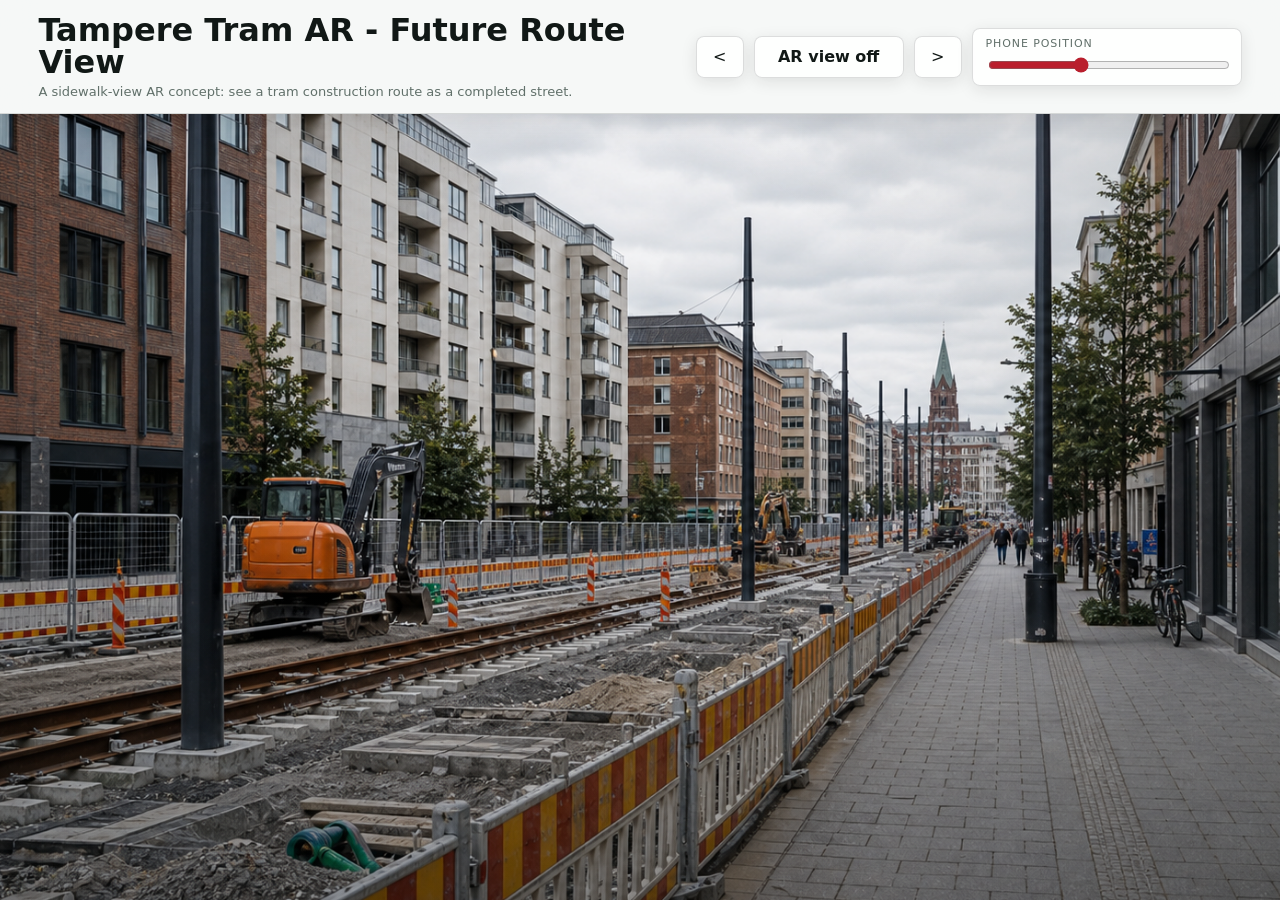
<file: tampere-tram-ar-demo.html>
<!doctype html>
<html lang="en">
<head>
  <meta charset="utf-8">
  <meta name="viewport" content="width=device-width, initial-scale=1">
  <title>Tampere Tram AR - Future Route View</title>
  <style>
    :root {
      --ink: #111816;
      --muted: #61706a;
      --accent: #b91f2d;
      --panel: rgba(255, 255, 255, .86);
      --line: rgba(17, 24, 22, .14);
      --shadow: 0 22px 70px rgba(0, 0, 0, .22);
      font-family: Inter, ui-sans-serif, system-ui, -apple-system, BlinkMacSystemFont, "Segoe UI", sans-serif;
    }

    * { box-sizing: border-box; }

    html, body {
      margin: 0;
      width: 100%;
      height: 100%;
      overflow: hidden;
      background: #e8eeeb;
      color: var(--ink);
    }

    .app {
      height: 100dvh;
      min-height: 560px;
      display: grid;
      grid-template-rows: auto minmax(0, 1fr);
    }

    header {
      position: relative;
      z-index: 10;
      display: grid;
      grid-template-columns: minmax(280px, 1fr) auto;
      gap: 18px;
      align-items: center;
      padding: 14px clamp(18px, 3vw, 40px);
      background: rgba(247, 249, 248, .92);
      border-bottom: 1px solid var(--line);
      box-shadow: 0 5px 22px rgba(0, 0, 0, .08);
      backdrop-filter: blur(16px);
    }

    h1 {
      margin: 0;
      font-size: clamp(23px, 2.5vw, 38px);
      line-height: 1;
      font-weight: 820;
      letter-spacing: 0;
    }

    .sub {
      margin: 6px 0 0;
      color: var(--muted);
      font-size: clamp(13px, 1vw, 16px);
    }

    .controls {
      display: flex;
      align-items: center;
      justify-content: flex-end;
      gap: 10px;
      flex-wrap: wrap;
    }

    button, .mode {
      min-height: 42px;
      border: 1px solid var(--line);
      border-radius: 8px;
      background: rgba(255, 255, 255, .86);
      box-shadow: 0 4px 16px rgba(0, 0, 0, .1);
      color: var(--ink);
      font: inherit;
    }

    button {
      min-width: 48px;
      padding: 0 15px;
      cursor: pointer;
    }

    #arToggle {
      min-width: 150px;
      font-weight: 760;
    }

    button[aria-pressed="true"] {
      background: var(--accent);
      border-color: var(--accent);
      color: #fff;
    }

    .mode {
      display: grid;
      gap: 5px;
      min-width: 210px;
      width: min(270px, 22vw);
      padding: 8px 13px 10px;
    }

    .mode label {
      color: var(--muted);
      font-size: 11px;
      letter-spacing: .08em;
      text-transform: uppercase;
    }

    input[type="range"] {
      width: 100%;
      accent-color: var(--accent);
    }

    main {
      position: relative;
      min-height: 0;
      overflow: hidden;
      background: #cfd8d4;
    }

    .scene {
      position: absolute;
      inset: 0;
      overflow: hidden;
      background: #d6dedb;
    }

    .scene::before {
      content: "";
      position: absolute;
      inset: -4%;
      background-image: url("images/tampere-tram-current.png");
      background-size: cover;
      background-position: 50% center;
      filter: saturate(.98) contrast(1.02);
      transform: scale(1.02);
    }

    .scene::after {
      content: "";
      position: absolute;
      inset: 0;
      background:
        linear-gradient(to top, rgba(0,0,0,.24), rgba(0,0,0,0) 38%),
        radial-gradient(circle at 50% 40%, rgba(255,255,255,0) 0 34%, rgba(15, 24, 21, .17) 100%);
      pointer-events: none;
    }

    .future-ghost {
      position: absolute;
      inset: -4%;
      background-image: url("images/tampere-tram-future.png");
      background-size: cover;
      background-position: 50% center;
      opacity: 0;
      filter: saturate(1.02) contrast(1.03);
      transform: scale(1.02);
      transition: opacity .24s ease;
    }

    .ar-off .future-ghost { opacity: 0; }

    .phone {
      position: absolute;
      z-index: 4;
      left: var(--phone-x, 50%);
      top: 50%;
      height: min(calc(100% - 40px), 86dvh);
      width: auto;
      aspect-ratio: 9 / 16;
      transform: translate(-50%, -50%) rotate(-.7deg);
      border: clamp(8px, .8vw, 13px) solid #0e1311;
      border-radius: 32px;
      box-shadow: 0 28px 80px rgba(0, 0, 0, .38), inset 0 0 0 1px rgba(255,255,255,.2);
      opacity: 1;
      pointer-events: none;
      transition: opacity .22s ease, transform .22s ease, left .26s ease;
    }

    .ar-off .phone {
      opacity: 0;
      transform: translate(-50%, -47%) rotate(-.7deg) scale(.98);
    }

    .phone::before {
      content: "";
      position: absolute;
      z-index: 5;
      left: 50%;
      top: 7px;
      width: 34%;
      height: 16px;
      transform: translateX(-50%);
      background: #0e1311;
      border-radius: 0 0 14px 14px;
    }

    .screen {
      position: absolute;
      inset: 0;
      overflow: hidden;
      border-radius: 20px;
      background: #dbe5e1;
    }

    .screen img {
      width: 100%;
      height: 100%;
      object-fit: cover;
      object-position: var(--view-x, 50%) var(--view-y, 50%);
      filter: saturate(1.03) contrast(1.03);
      transform: scale(var(--phone-zoom, 1));
      transition: object-position .22s ease, transform .22s ease;
    }

    .screen::before {
      content: "";
      position: absolute;
      inset: 0;
      z-index: 2;
      background:
        linear-gradient(115deg, rgba(255,255,255,.25) 0 18%, rgba(255,255,255,0) 19% 100%),
        radial-gradient(circle at 50% 42%, rgba(255,255,255,0) 0 45%, rgba(185, 31, 45, .12) 100%);
      pointer-events: none;
    }

    .scan {
      position: absolute;
      z-index: 3;
      left: 8%;
      right: 8%;
      height: 2px;
      top: 16%;
      background: rgba(255, 255, 255, .9);
      box-shadow: 0 0 18px rgba(255, 76, 96, .72);
      animation: scan 2.4s ease-in-out infinite;
    }

    .hud {
      position: absolute;
      z-index: 6;
      left: clamp(14px, 2.2vw, 32px);
      bottom: clamp(14px, 2.2vw, 28px);
      width: min(390px, calc(100vw - 28px));
      padding: 14px 15px;
      border: 1px solid rgba(255,255,255,.5);
      border-radius: 8px;
      background: var(--panel);
      box-shadow: var(--shadow);
      backdrop-filter: blur(16px);
    }

    .hud h2 {
      margin: 0 0 6px;
      font-size: 18px;
    }

    .hud p {
      margin: 0;
      color: var(--muted);
      font-size: 13px;
      line-height: 1.42;
    }

    .legend {
      display: flex;
      flex-wrap: wrap;
      gap: 7px;
      margin-top: 11px;
      color: var(--muted);
      font-size: 11px;
    }

    .pill {
      display: inline-flex;
      align-items: center;
      gap: 6px;
      padding: 5px 8px;
      border: 1px solid rgba(17,24,22,.12);
      border-radius: 999px;
      background: rgba(255,255,255,.78);
    }

    .dot {
      width: 9px;
      height: 9px;
      border-radius: 50%;
      background: #b91f2d;
    }

    .dot.site { background: #c27524; }
    .dot.street { background: #4b5b63; }

    .toast {
      position: absolute;
      z-index: 6;
      right: clamp(14px, 2.2vw, 32px);
      bottom: clamp(14px, 2.2vw, 28px);
      width: min(340px, calc(100vw - 28px));
      padding: 12px 13px;
      border-radius: 8px;
      background: rgba(10, 17, 15, .82);
      color: #fff;
      box-shadow: var(--shadow);
      font-size: 13px;
      line-height: 1.35;
      backdrop-filter: blur(14px);
    }

    @keyframes scan {
      0%, 100% { top: 16%; opacity: .18; }
      50% { top: 83%; opacity: .9; }
    }

    @media (max-width: 980px) {
      header {
        grid-template-columns: 1fr;
        gap: 10px;
      }
      .controls { justify-content: flex-start; }
      .mode { width: min(320px, 100%); }
    }

    @media (max-width: 700px) {
      html, body { overflow: auto; }
      .app {
        height: 100dvh;
        min-height: 100dvh;
      }
      header { padding: 12px; }
      h1 { font-size: clamp(21px, 7vw, 32px); }
      .controls {
        display: grid;
        grid-template-columns: 42px 1fr 42px;
        width: 100%;
      }
      button {
        min-width: 42px;
        padding: 0 9px;
      }
      #arToggle { min-width: 0; }
      .mode {
        grid-column: 1 / -1;
        width: 100%;
      }
      .phone {
        top: 50%;
        height: min(calc(100% - 28px), 82dvh);
        width: auto;
      }
    }
  </style>
</head>
<body>
  <div class="app">
    <header>
      <div>
        <h1>Tampere Tram AR - Future Route View</h1>
        <p class="sub">A sidewalk-view AR concept: see a tram construction route as a completed street.</p>
      </div>
      <div class="controls" aria-label="Demo controls">
        <button id="walkBack" type="button" title="Move phone left">&lt;</button>
        <button id="arToggle" type="button" aria-pressed="false">AR view off</button>
        <button id="walkForward" type="button" title="Move phone right">&gt;</button>
        <div class="mode">
          <label for="progress">Phone position</label>
          <input id="progress" type="range" min="0" max="100" value="38">
        </div>
      </div>
    </header>

    <main id="demo">
      <div class="scene" aria-hidden="true"></div>
      <div class="future-ghost" aria-hidden="true"></div>

      <div id="phone" class="phone" aria-hidden="true">
        <div class="screen">
          <img src="images/tampere-tram-future.png" alt="">
          <div class="scan"></div>
        </div>
      </div>

    </main>
  </div>

  <script>
    const demo = document.getElementById("demo");
    const slider = document.getElementById("progress");
    const toggle = document.getElementById("arToggle");
    const hudTitle = document.getElementById("hudTitle");
    const hudText = document.getElementById("hudText");
    const walkBack = document.getElementById("walkBack");
    const walkForward = document.getElementById("walkForward");

    let arOn = false;

    function updatePosition() {
      const value = Number(slider.value);
      const p = value / 100;
      const mainRect = demo.getBoundingClientRect();
      const phoneRect = document.getElementById("phone").getBoundingClientRect();
      const edgePadding = Math.min(14, Math.max(6, mainRect.width * .012));
      const minCenter = phoneRect.width / 2 + edgePadding;
      const maxCenter = mainRect.width - phoneRect.width / 2 - edgePadding;
      const phoneX = minCenter + (maxCenter - minCenter) * p;
      const viewX = 10 + p * 80;
      demo.style.setProperty("--phone-x", phoneX + "px");
      demo.style.setProperty("--view-x", viewX + "%");
      demo.style.setProperty("--view-y", "50%");
      demo.style.setProperty("--phone-zoom", "1");
    }

    function updateCopy() {
      if (arOn) {
        demo.classList.remove("ar-off");
        toggle.textContent = "AR view on";
        toggle.setAttribute("aria-pressed", "true");
        hudTitle.textContent = "Look through the phone";
        hudText.textContent = "The phone shows the same sidewalk viewpoint with the tram route completed: embedded rails, finished paving, overhead wires and a tram in service.";
      } else {
        demo.classList.add("ar-off");
        toggle.textContent = "AR view off";
        toggle.setAttribute("aria-pressed", "false");
        hudTitle.textContent = "Current tram construction view";
        hudText.textContent = "The AR overlay is hidden. Only the sidewalk view of the tram-route construction site is visible.";
      }
    }

    function stepPhone(delta) {
      const next = Math.max(0, Math.min(100, Number(slider.value) + delta));
      slider.value = String(next);
      updatePosition();
    }

    toggle.addEventListener("click", () => {
      arOn = !arOn;
      updateCopy();
    });
    slider.addEventListener("input", updatePosition);
    walkBack.addEventListener("click", () => stepPhone(-8));
    walkForward.addEventListener("click", () => stepPhone(8));
    window.addEventListener("resize", updatePosition);

    updatePosition();
    updateCopy();
  </script>
</body>
</html>
</file>
<file: css/style.css>
* {
  margin: 0;
  padding: 0;
  box-sizing: border-box;
  font-family: Arial, sans-serif;
}

body {
  background: #f5f7fb;
  color: #1f2937;
}

#map {
  width: 100%;
  height: 100vh;
}

.navbar {
  height: 70px;
  background: white;
  display: flex;
  justify-content: space-between;
  align-items: center;
  padding: 25px 60px;
  box-shadow: 0 2px 12px rgba(0, 0, 0, 0.08);
}

.logo {
  font-size: 24px;
  font-weight: bold;
  color: #00a8cc;
}

.navbar a {
  margin-left: 25px;
  text-decoration: none;
  color: #1f2937;
  font-weight: bold;
}

.hero {
  min-height: 520px;
  background:
    linear-gradient(rgba(0, 168, 204, 0.85), rgba(0, 168, 204, 0.85)),
    url("https://images.unsplash.com/photo-1560518883-ce09059eeffa");
  background-size: cover;
  background-position: center;
  text-align: center;
  padding: 120px 40px;
  color: white;
}

.hero h1 {
  font-size: 52px;
  margin-bottom: 20px;
}

.hero p {
  font-size: 20px;
  margin-bottom: 40px;
}

.search-box {
  max-width: 950px;
  margin: auto;
  background: white;
  border-radius: 45px;
  overflow: visible;
  display: flex;
  box-shadow: 0 8px 25px rgba(0, 0, 0, 0.2);
}

.search-box select,
.search-box input {
  flex: 1;
  padding: 24px;
  border: none;
  font-size: 18px;
  outline: none;
}

.search-box button {
  padding: 24px 40px;
  border: none;
  background: #111;
  color: white;
  font-size: 18px;
  cursor: pointer;
}

.search-input-wrapper {
  position: relative;
  flex: 1;
}

.search-input-wrapper input {
  width: 100%;
  height: 100%;
}

.suggestion-box {
  display: none;
  position: absolute;
  top: 100%;
  left: 0;
  width: 100%;
  background: white;
  z-index: 9999;
  box-shadow: 0 8px 22px rgba(0, 0, 0, 0.18);
  border-radius: 0 0 14px 14px;
  overflow: hidden;
}

.suggestion-item {
  padding: 16px 20px;
  cursor: pointer;
  font-size: 17px;
  color: #1f2937;
  display: flex;
  justify-content: space-between;
}

.suggestion-item:hover {
  background: #f1f5f9;
}

.suggestion-type {
  color: #008aaa;
  font-size: 14px;
}
.map-btn,
.view-btn {
  margin-top: 30px;
  padding: 16px 35px;
  border: none;
  border-radius: 30px;
  background: white;
  color: #00a8cc;
  font-size: 18px;
  font-weight: bold;
  cursor: pointer;
}

.features {
  display: grid;
  grid-template-columns: repeat(4, 1fr);
  gap: 25px;
  padding: 50px 60px;
}

.feature-card,
.score-card,
.details-card,
.property-card,
.info-card {
  background: white;
  border-radius: 18px;
  padding: 25px;
  box-shadow: 0 6px 18px rgba(0, 0, 0, 0.08);
}

.feature-card {
  text-align: center;
  font-size: 20px;
  font-weight: bold;
}

.bottom-nav {
  height: 80px;
  background: white;
  display: flex;
  justify-content: space-around;
  align-items: center;
  box-shadow: 0 2px 12px rgba(0, 0, 0, 0.1);
}

.bottom-nav a,
.bottom-nav button {
  text-decoration: none;
  color: #9ca3af;
  font-weight: bold;
  background: none;
  border: none;
  font-size: 16px;
}

.bottom-nav .active {
  color: #00bcd4;
  border: 2px solid #00bcd4;
  padding: 15px 25px;
  border-radius: 8px;
}

.ar-screen {
  min-height: calc(100vh - 80px);
  background:
    linear-gradient(rgba(0, 0, 0, 0.25), rgba(0, 0, 0, 0.25)),
    url("https://images.unsplash.com/photo-1449824913935-59a10b8d2000");
  background-size: cover;
  background-position: center;
  padding: 40px;
}

.scan-box {
  color: white;
  text-align: center;
  margin-bottom: 25px;
}

.info-card {
  max-width: 650px;
  margin: 20px auto;
  background: rgba(255, 255, 255, 0.92);
}

.info-card h3 {
  color: #00a884;
  margin-bottom: 15px;
}

.info-card p {
  display: flex;
  justify-content: space-between;
  margin: 12px 0;
  color: #4b5563;
}

.info-card span {
  font-weight: bold;
  color: #111827;
}

.page-title {
  text-align: center;
  padding: 50px 20px;
}

.page-title h1 {
  font-size: 42px;
  color: #111827;
}

.score-grid,
.details-grid,
.property-list {
  display: grid;
  grid-template-columns: repeat(2, 1fr);
  gap: 25px;
  padding: 30px 60px;
}

.score-card {
  font-size: 20px;
  text-align: center;
}

.score-card strong {
  display: block;
  margin-top: 10px;
  color: #00a8cc;
  font-size: 30px;
}

.popup-btn {
  color: white !important;
}

#userPreferences {
  width: 605px;
  height: 36px;
}
.details-card h3 {
  color: #0dd02d;
  margin-bottom: 15px;
}

.details-card p,
.property-card p {
  margin: 10px 0;
}

.property-buttons button {
  padding: 14px 26px;
  background: #00a8cc;
  color: white;
  border: none;
  border-radius: 30px;
  cursor: pointer;
  font-weight: 600;
  font-size: 15px;
  transition: 0.3s;
}

.property-buttons button:hover {
  background: #008fb0;
}

#map {
  height: 450px;
  border-radius: 18px;
  margin-top: 20px;
}

.dark-mode {
  background: #111827;
  color: white;
}

.dark-mode .info-card,
.dark-mode .navbar,
.dark-mode .details-card,
.dark-mode .score-card,
.dark-mode .property-card {
  background: #1f2937;
  color: white;
}

@media (max-width: 768px) {
  .search-box,
  .navbar {
    flex-direction: column;
    height: auto;
  }

  .features,
  .score-grid,
  .details-grid,
  .property-list {
    grid-template-columns: 1fr;
    padding: 25px;
  }

  .hero h1 {
    font-size: 34px;
  }
}
.property-list {
  display: grid;
  grid-template-columns: 1fr;
  gap: 30px;
  padding: 40px 60px;
}

.property-card {
  background: white;
  border-radius: 20px;
  overflow: hidden;
  box-shadow: 0 8px 22px rgba(0, 0, 0, 0.1);
  max-width: 900px;
  margin: auto;
}

.property-img {
  width: 100%;
  height: 420px;
  object-fit: cover;
  display: block;
}

.property-content {
  padding: 28px;
}

.property-content h3 {
  font-size: 28px;
  margin-bottom: 10px;
}

.location {
  color: #6b7280;
  margin-bottom: 12px;
}

.price {
  font-size: 32px;
  font-weight: bold;
  color: #00a8cc;
  margin: 15px 0;
}

.property-meta {
  display: flex;
  flex-wrap: wrap;
  gap: 25px;
  margin: 20px 0;
  color: #4b5563;
  font-size: 18px;
}
.property-desc {
  margin-top: 15px;
  line-height: 1.7;
  color: #4b5563;
  font-size: 16px;
}

.property-tags {
  display: flex;
  flex-wrap: wrap;
  gap: 10px;
  margin: 18px 0;
}

.property-tags span {
  background: #f5f6f8;
  border: 1px solid #dfe3e8;
  color: #374151;
  padding: 10px 16px;
  border-radius: 25px;
  font-size: 15px;
}

.property-info {
  margin: 18px 0;
  padding-left: 22px;
}

.property-info li {
  margin-bottom: 8px;
}

/* Modern HomeExplorer theme overrides */
:root {
  --homeexplorer-ink: #102016;
  --homeexplorer-muted: #617067;
  --homeexplorer-surface: rgba(255, 255, 255, 0.86);
  --homeexplorer-surface-strong: #ffffff;
  --homeexplorer-line: rgba(16, 32, 22, 0.1);
  --homeexplorer-green: #1d7a45;
  --homeexplorer-green-dark: #0f5132;
  --homeexplorer-green-soft: #dcfce7;
  --homeexplorer-shadow: 0 24px 70px rgba(11, 28, 18, 0.14);
}

body {
  min-height: 100vh;
  background:
    radial-gradient(
      circle at top left,
      rgba(29, 122, 69, 0.12),
      transparent 26%
    ),
    radial-gradient(
      circle at top right,
      rgba(255, 255, 255, 0.85),
      transparent 18%
    ),
    linear-gradient(180deg, #eff6f1 0%, #f7faf8 55%, #edf3ef 100%);
  color: var(--homeexplorer-ink);
  font-family: "Segoe UI", "Helvetica Neue", Arial, sans-serif;
}

body::before {
  content: "";
  position: fixed;
  inset: 0;
  pointer-events: none;
  background-image: radial-gradient(
    rgba(16, 32, 22, 0.03) 1px,
    transparent 1px
  );
  background-size: 22px 22px;
  mask-image: linear-gradient(180deg, rgba(0, 0, 0, 0.28), transparent 85%);
}

img {
  display: block;
  max-width: 100%;
}

a,
button,
input,
select,
textarea {
  font: inherit;
}

.navbar {
  position: sticky;
  top: 14px;
  z-index: 1000;
  width: min(1240px, calc(100% - 24px));
  margin: 14px auto 0;
  padding: 16px 22px;
  border-radius: 24px;
  background: rgba(255, 255, 255, 0.9);
  border: 1px solid rgba(16, 32, 22, 0.08);
  box-shadow: var(--homeexplorer-shadow);
  backdrop-filter: blur(18px);
}

.navbar nav {
  display: flex;
  flex-wrap: wrap;
  justify-content: flex-end;
  gap: 10px;
}

.navbar a {
  padding: 10px 14px;
  border-radius: 999px;
  color: var(--homeexplorer-muted);
  font-weight: 600;
  text-decoration: none;
  transition:
    background-color 0.2s ease,
    color 0.2s ease,
    transform 0.2s ease;
}

.navbar a:hover {
  color: var(--homeexplorer-green-dark);
  background: rgba(29, 122, 69, 0.1);
  transform: translateY(-1px);
}

.logo {
  display: inline-flex;
  align-items: baseline;
  gap: 0.08em;
  padding: 10px 16px;
  border-radius: 999px;
  background: linear-gradient(
    135deg,
    var(--homeexplorer-green-dark),
    #163524 75%
  );
  color: #fff;
  font-size: 1.1rem;
  font-weight: 800;
  letter-spacing: -0.04em;
  box-shadow: 0 16px 30px rgba(15, 81, 50, 0.22);
}

.logo .brand-home {
  color: #dcfce7;
}

.logo .brand-explorer {
  color: #ffffff;
}

.hero {
  position: relative;
  overflow: hidden;
  width: min(1240px, calc(100% - 24px));
  min-height: clamp(520px, 76vh, 760px);
  margin: 18px auto 0;
  padding: clamp(44px, 7vw, 88px) clamp(24px, 5vw, 48px);
  border-radius: 32px;
  background:
    linear-gradient(135deg, rgba(8, 42, 26, 0.84), rgba(23, 85, 51, 0.68)),
    url("https://images.unsplash.com/photo-1600585154340-be6161a56a0c?auto=format&fit=crop&w=1600&q=80");
  background-position: center;
  background-size: cover;
  color: #fff;
  box-shadow: var(--homeexplorer-shadow);
}

.hero::after {
  content: "";
  position: absolute;
  inset: 0;
  background: linear-gradient(
    180deg,
    rgba(255, 255, 255, 0.05),
    rgba(255, 255, 255, 0)
  );
  pointer-events: none;
}

.hero > * {
  position: relative;
  z-index: 1;
}

.hero h1 {
  font-size: clamp(2.5rem, 5vw, 4.8rem);
  line-height: 1.05;
  margin-bottom: 14px;
}

.hero p {
  max-width: 760px;
  margin: 0 auto 30px;
  font-size: clamp(1.02rem, 1.6vw, 1.2rem);
  color: rgba(255, 255, 255, 0.9);
}

.search-box {
  display: grid;
  grid-template-columns: minmax(220px, 280px) minmax(0, 1fr) auto auto;
  gap: 10px;
  max-width: 980px;
  margin: 0 auto;
  padding: 10px;
  border: 1px solid rgba(255, 255, 255, 0.45);
  border-radius: 28px;
  background: rgba(255, 255, 255, 0.95);
  box-shadow: 0 18px 42px rgba(8, 22, 14, 0.24);
}

.search-box select,
.search-box input {
  width: 100%;
  min-height: 58px;
  padding: 0 18px;
  border: 1px solid transparent;
  border-radius: 20px;
  background: #f7faf8;
  color: var(--homeexplorer-ink);
  outline: none;
}

.search-box select:focus,
.search-box input:focus,
#userText:focus {
  border-color: rgba(29, 122, 69, 0.3);
  box-shadow: 0 0 0 3px rgba(29, 122, 69, 0.14);
  background: #fff;
}

.search-input-wrapper {
  position: relative;
  min-width: 0;
}

.suggestion-box {
  display: none;
  position: absolute;
  top: calc(100% + 10px);
  left: 0;
  width: 100%;
  border: 1px solid rgba(16, 32, 22, 0.08);
  border-radius: 18px;
  background: rgba(255, 255, 255, 0.98);
  box-shadow: var(--homeexplorer-shadow);
  overflow: hidden;
  z-index: 9999;
}

.suggestion-item {
  display: flex;
  justify-content: space-between;
  gap: 12px;
  padding: 14px 16px;
  cursor: pointer;
  color: var(--homeexplorer-ink);
}

.suggestion-item:hover {
  background: rgba(29, 122, 69, 0.08);
}

.suggestion-type {
  color: var(--homeexplorer-green);
  font-size: 0.88rem;
  font-weight: 700;
}

.search-box button,
.map-btn,
.view-btn,
.recommend-btn,
.route-btn,
.property-buttons button,
.breakdown-btn,
.see-pictures-btn,
.scan-restart {
  transition:
    transform 0.2s ease,
    box-shadow 0.2s ease,
    filter 0.2s ease,
    background-color 0.2s ease;
}

.search-box button,
.recommend-btn,
.route-btn,
.property-buttons button,
.breakdown-btn {
  min-height: 58px;
  padding: 0 22px;
  border: none;
  border-radius: 18px;
  background: linear-gradient(
    135deg,
    var(--homeexplorer-green),
    var(--homeexplorer-green-dark)
  );
  color: #fff;
  font-weight: 700;
  cursor: pointer;
  box-shadow: 0 14px 26px rgba(15, 81, 50, 0.16);
}

.search-box button:hover,
.recommend-btn:hover,
.route-btn:hover,
.property-buttons button:hover,
.breakdown-btn:hover,
.see-pictures-btn:hover,
.scan-restart:hover {
  transform: translateY(-1px);
  filter: brightness(1.03);
}

.map-btn,
.view-btn {
  margin-top: 26px;
  min-height: 56px;
  padding: 0 26px;
  border: 1px solid rgba(255, 255, 255, 0.34);
  border-radius: 999px;
  background: rgba(255, 255, 255, 0.16);
  color: #fff;
  font-weight: 700;
  backdrop-filter: blur(10px);
}

.page-title,
.map-page-header,
.map-section,
.features,
.score-grid,
.details-grid,
.property-list {
  width: min(1240px, calc(100% - 24px));
  margin-left: auto;
  margin-right: auto;
}

.search-results {
  margin-top: 24px;
}

.recommendation-section,
.page-title,
.map-page-header,
.analysis-container,
.property-hero-gallery,
.map-section,
.ar-xr-page,
.feature-card,
.score-card,
.details-card,
.property-card,
.info-card,
.insight-card,
.safety-breakdown,
.xr-info-card,
.area-characteristics-card {
  background: var(--homeexplorer-surface);
  border: 1px solid var(--homeexplorer-line);
  backdrop-filter: blur(16px);
  box-shadow: var(--homeexplorer-shadow);
}

.page-title,
.map-page-header {
  margin-top: 24px;
  padding: 28px 32px;
  border-radius: 28px;
}

.page-title h1,
.map-page-header h1 {
  font-size: clamp(2rem, 4vw, 3rem);
  margin-bottom: 8px;
}

.page-title p,
.map-page-header p {
  color: var(--homeexplorer-muted);
}

.features {
  display: grid;
  grid-template-columns: repeat(4, 1fr);
  gap: 18px;
  padding: 24px 0 0;
}

.feature-card,
.score-card,
.details-card,
.info-card,
.property-card,
.insight-card,
.xr-info-card,
.area-characteristics-card {
  border-radius: 24px;
}

.feature-card {
  padding: 24px;
  text-align: center;
  font-size: 1rem;
  font-weight: 700;
}

.score-grid,
.details-grid {
  display: grid;
  grid-template-columns: repeat(2, minmax(0, 1fr));
  gap: 18px;
  padding-top: 24px;
}

.score-card,
.details-card,
.info-card {
  padding: 24px;
}

.score-card {
  text-align: center;
  font-size: 1rem;
}

.score-card strong {
  display: block;
  margin-top: 10px;
  color: var(--homeexplorer-green);
  font-size: clamp(1.8rem, 3vw, 2.4rem);
}

.details-card h3,
.info-card h3 {
  margin-bottom: 14px;
  color: var(--homeexplorer-green-dark);
}

.details-card p,
.property-card p {
  margin: 10px 0;
}

.property-list {
  display: grid;
  grid-template-columns: 1fr;
  gap: 24px;
  padding: 24px 0 0;
}

.property-card {
  max-width: 940px;
  margin: 0 auto;
  overflow: hidden;
}

.property-content {
  padding: 26px;
}

.property-content h3 {
  font-size: clamp(1.3rem, 2vw, 1.8rem);
  margin-bottom: 8px;
}

.location,
.page-title p,
.map-page-header p,
.analysis-text p,
.property-desc,
.recommendation-section p,
.scan-header p,
.subtle {
  color: var(--homeexplorer-muted);
}

.price,
.analysis-price {
  color: var(--homeexplorer-green);
  font-weight: 800;
}

.price {
  font-size: 2rem;
  margin: 14px 0;
}

.property-meta,
.property-tags {
  display: flex;
  flex-wrap: wrap;
  gap: 12px 16px;
  margin: 18px 0;
  color: var(--homeexplorer-ink);
}

.property-meta span,
.property-tags span {
  padding: 9px 14px;
  border-radius: 999px;
  background: #f3f7f4;
  border: 1px solid rgba(16, 32, 22, 0.08);
}

.property-desc {
  line-height: 1.75;
  margin-top: 14px;
}

.property-buttons {
  display: flex;
  flex-wrap: wrap;
  gap: 12px;
  margin-top: 20px;
}

.property-buttons button {
  min-height: 50px;
}

#map,
#fullMap {
  width: 100%;
  min-height: 460px;
  border-radius: 24px;
  overflow: hidden;
  box-shadow: var(--homeexplorer-shadow);
}

.map-section {
  margin-top: 24px;
  padding: 0 0 32px;
}

.map-section h2 {
  margin-bottom: 14px;
}

.popup-btn {
  display: inline-block;
  margin-top: 8px;
  padding: 8px 12px;
  border-radius: 8px;
  background: var(--homeexplorer-green);
  color: #fff;
  text-decoration: none;
}

.property-hero-gallery {
  position: relative;
  width: min(1240px, calc(100% - 24px));
  height: clamp(340px, 55vh, 680px);
  margin: 24px auto 24px;
  overflow: hidden;
  border-radius: 32px;
}

.property-hero-img {
  width: 100%;
  height: 100%;
  object-fit: cover;
}

.see-pictures-btn {
  position: absolute;
  top: 24px;
  right: 24px;
  padding: 14px 20px;
  border: none;
  border-radius: 999px;
  background: rgba(255, 255, 255, 0.94);
  color: var(--homeexplorer-green-dark);
  font-size: 1rem;
  font-weight: 800;
  box-shadow: 0 16px 30px rgba(0, 0, 0, 0.16);
}

.gallery-modal {
  display: none;
  position: fixed;
  inset: 0;
  z-index: 9999;
  overflow: auto;
  padding: 18px;
  background: rgba(6, 15, 10, 0.92);
}

.close-gallery {
  position: fixed;
  top: 18px;
  right: 24px;
  z-index: 10000;
  color: #fff;
  font-size: 55px;
  cursor: pointer;
}

.gallery-grid {
  display: grid;
  grid-template-columns: repeat(2, minmax(0, 1fr));
  gap: 18px;
  width: min(1200px, 100%);
  margin: 90px auto 24px;
}

.gallery-grid img {
  width: 100%;
  height: 320px;
  object-fit: cover;
  border-radius: 20px;
}

.analysis-container {
  width: min(1100px, calc(100% - 24px));
  margin: 24px auto 32px;
  padding: clamp(24px, 4vw, 44px);
  border-radius: 32px;
}

.analysis-container h1 {
  font-size: clamp(1.9rem, 3.5vw, 3rem);
  margin-bottom: 10px;
}

.analysis-text {
  margin-top: 24px;
}

.analysis-text p {
  margin-bottom: 16px;
  font-size: 1.03rem;
  line-height: 1.8;
}

.analysis-table-section {
  margin-top: 28px;
}

.analysis-table-section h2 {
  margin-bottom: 12px;
}

.analysis-table {
  width: 100%;
  margin-bottom: 28px;
  border-collapse: collapse;
  overflow: hidden;
  border-radius: 20px;
}

.analysis-table th,
.analysis-table td {
  padding: 16px 18px;
  border-bottom: 1px solid rgba(16, 32, 22, 0.08);
  vertical-align: top;
  text-align: left;
  font-size: 0.98rem;
}

.analysis-table th {
  width: 34%;
  color: var(--homeexplorer-green-dark);
  background: rgba(29, 122, 69, 0.04);
}

.center-actions {
  display: flex;
  justify-content: center;
  margin: 30px 0 0;
}

.route-btn {
  min-height: 50px;
  padding: 0 22px;
}

.recommendation-section {
  margin-top: 24px;
  margin-bottom: 32px;
  padding: clamp(24px, 4vw, 40px);
  border-radius: 28px;
  text-align: center;
}

.recommendation-section h2 {
  font-size: clamp(1.8rem, 3vw, 2.3rem);
  margin-bottom: 10px;
  color: var(--homeexplorer-ink);
}

.preference-box {
  display: flex;
  flex-wrap: wrap;
  justify-content: center;
  gap: 14px;
  margin: 24px 0;
}

.preference-box label {
  display: inline-flex;
  align-items: center;
  gap: 8px;
  padding: 12px 18px;
  border: 1px solid rgba(16, 32, 22, 0.08);
  border-radius: 999px;
  background: #f4f7f5;
  cursor: pointer;
}

#userText {
  width: min(100%, 860px);
  min-height: 120px;
  padding: 18px 20px;
  border: 1px solid rgba(16, 32, 22, 0.12);
  border-radius: 18px;
  resize: vertical;
  background: #fff;
}

.recommendation-result {
  display: none;
  margin-top: 24px;
  padding: 24px;
  border-radius: 20px;
  background: rgba(220, 252, 231, 0.52);
  text-align: left;
}

.recommendation-result h3 {
  margin-bottom: 10px;
  color: var(--homeexplorer-green-dark);
}

.no-result {
  padding: 22px;
  border-radius: 18px;
  background: rgba(255, 255, 255, 0.9);
  border: 1px solid rgba(16, 32, 22, 0.08);
}

.ar-xr-page {
  position: relative;
  width: min(1240px, calc(100% - 24px));
  min-height: calc(100vh - 120px);
  margin: 24px auto 32px;
  padding: clamp(24px, 4vw, 44px);
  border-radius: 32px;
  color: #fff;
  background:
    linear-gradient(135deg, rgba(6, 15, 10, 0.92), rgba(15, 81, 50, 0.72)),
    url("https://images.unsplash.com/photo-1513694203232-719a280e022f?auto=format&fit=crop&w=1600&q=80");
  background-position: center;
  background-size: cover;
  overflow: hidden;
}

.ar-xr-page.revealed {
  background:
    linear-gradient(135deg, rgba(6, 15, 10, 0.78), rgba(15, 81, 50, 0.54)),
    url("https://images.unsplash.com/photo-1505693416388-ac5ce068fe85?auto=format&fit=crop&w=1600&q=80");
  background-position: center;
  background-size: cover;
}

.scan-header {
  display: flex;
  justify-content: space-between;
  gap: 16px;
  align-items: flex-start;
}

.scan-header h1 {
  margin: 8px 0 6px;
  font-size: clamp(1.9rem, 3.4vw, 3rem);
}

.scan-status {
  margin-bottom: 8px;
  color: #bbf7d0;
  font-size: 0.8rem;
  font-weight: 800;
  letter-spacing: 0.22em;
}

.scan-restart {
  width: 64px;
  height: 64px;
  border: 1px solid rgba(255, 255, 255, 0.24);
  border-radius: 18px;
  background: rgba(255, 255, 255, 0.12);
  color: #fff;
  font-size: 30px;
  cursor: pointer;
}

.scanning-box {
  max-width: 520px;
  margin: clamp(88px, 16vh, 170px) auto 0;
  text-align: center;
}

.scan-eye {
  color: #dcfce7;
  font-size: 84px;
  animation: pulse 1.7s ease-in-out infinite;
}

.ar-results {
  display: none;
  margin-top: 28px;
}

.insight-card,
.safety-breakdown,
.xr-info-card,
.area-characteristics-card {
  padding: 26px;
  border-radius: 24px;
}

.insight-card h3,
.safety-breakdown h3,
.xr-info-card h3,
.area-characteristics-card h3 {
  margin-bottom: 18px;
  color: var(--homeexplorer-green-dark);
}

.ring-row {
  display: grid;
  grid-template-columns: repeat(3, minmax(0, 1fr));
  gap: 18px;
}

.ring {
  text-align: center;
}

.circle {
  display: grid;
  place-items: center;
  width: 110px;
  height: 110px;
  margin: 0 auto 12px;
  border: 6px solid var(--homeexplorer-green);
  border-radius: 50%;
  background: rgba(255, 255, 255, 0.1);
  font-size: 1.45rem;
  font-weight: 800;
}

.green .circle {
  border-color: #16a34a;
}

.orange .circle {
  border-color: #d97706;
}

.breakdown-btn {
  width: 100%;
  margin-top: 22px;
  background: rgba(255, 255, 255, 0.94);
  color: var(--homeexplorer-green-dark);
}

.safety-breakdown {
  display: none;
  margin-top: 18px;
  color: var(--homeexplorer-ink);
}

.safety-breakdown p,
.xr-info-card p,
.area-characteristics-card p {
  display: flex;
  justify-content: space-between;
  gap: 12px;
  margin: 12px 0;
}

.bar {
  height: 10px;
  margin: 8px 0 16px;
  border-radius: 999px;
  overflow: hidden;
  background: #e5eee7;
}

.bar-fill {
  height: 100%;
  border-radius: inherit;
  background: linear-gradient(90deg, #16a34a, #0f5132);
}

.orange-bar .bar-fill {
  background: linear-gradient(90deg, #f59e0b, #d97706);
}

.fill-82 {
  width: 82%;
}

.fill-65 {
  width: 65%;
}

.fill-78 {
  width: 78%;
}

.fill-60 {
  width: 60%;
}

.fill-90 {
  width: 90%;
}

.quick-stats {
  display: grid;
  grid-template-columns: repeat(2, minmax(0, 1fr));
  gap: 18px;
  margin-top: 18px;
}

.area-characteristics-card {
  width: 100%;
  max-width: none;
  margin-top: 18px;
}

.area-characteristics-card p,
.xr-info-card p {
  font-size: 1rem;
}

.area-characteristics-card span,
.xr-info-card span,
.insight-card span {
  font-weight: 700;
  color: var(--homeexplorer-ink);
}

.result-header {
  display: none;
}

.dark-mode {
  background: #0f1720;
  color: #fff;
}

.dark-mode .navbar,
.dark-mode .page-title,
.dark-mode .map-page-header,
.dark-mode .analysis-container,
.dark-mode .recommendation-section,
.dark-mode .property-card,
.dark-mode .score-card,
.dark-mode .details-card,
.dark-mode .info-card,
.dark-mode .insight-card,
.dark-mode .safety-breakdown,
.dark-mode .xr-info-card,
.dark-mode .area-characteristics-card {
  background: rgba(17, 24, 39, 0.92);
  color: #fff;
}

.dark-mode .location,
.dark-mode .page-title p,
.dark-mode .map-page-header p,
.dark-mode .analysis-text p,
.dark-mode .property-desc,
.dark-mode .recommendation-section p,
.dark-mode .subtle,
.dark-mode .scan-header p {
  color: #c8d4cc;
}

.dark-mode .analysis-table th {
  background: rgba(29, 122, 69, 0.15);
}

.dark-mode .analysis-table th,
.dark-mode .analysis-table td,
.dark-mode .property-tags span,
.dark-mode .property-meta span {
  border-color: rgba(255, 255, 255, 0.08);
}

@keyframes pulse {
  0% {
    opacity: 0.4;
    transform: scale(0.92);
  }
  50% {
    opacity: 1;
    transform: scale(1.04);
  }
  100% {
    opacity: 0.4;
    transform: scale(0.92);
  }
}

@media (max-width: 1024px) {
  .search-box {
    grid-template-columns: minmax(0, 1fr);
  }

  .features {
    grid-template-columns: repeat(2, minmax(0, 1fr));
  }
}

@media (max-width: 768px) {
  .navbar {
    flex-direction: column;
    align-items: stretch;
    gap: 14px;
    padding: 16px;
  }

  .navbar nav {
    justify-content: center;
  }

  .hero,
  .ar-xr-page {
    width: min(1240px, calc(100% - 16px));
    margin-top: 12px;
    padding: 22px 16px 26px;
    border-radius: 24px;
  }

  .search-box,
  .score-grid,
  .details-grid,
  .property-list,
  .features,
  .gallery-grid,
  .ring-row,
  .quick-stats {
    grid-template-columns: 1fr;
  }

  .search-box button,
  .search-box select,
  .search-box input,
  .map-btn,
  .view-btn {
    width: 100%;
  }

  .property-buttons {
    flex-direction: column;
  }

  .gallery-grid img {
    height: 240px;
  }

  .property-hero-gallery {
    height: 340px;
    border-radius: 24px;
  }

  .see-pictures-btn {
    top: 16px;
    right: 16px;
    font-size: 0.94rem;
    padding: 12px 16px;
  }

  .analysis-container,
  .page-title,
  .map-page-header,
  .recommendation-section {
    width: min(1240px, calc(100% - 16px));
    padding: 22px 16px;
    border-radius: 24px;
  }

  .analysis-table th,
  .analysis-table td {
    display: block;
    width: 100%;
  }

  .analysis-table th {
    padding-bottom: 8px;
  }

  .analysis-table td {
    padding-top: 0;
    padding-bottom: 16px;
  }

  .scan-header {
    flex-direction: column;
  }

  .scan-restart {
    align-self: flex-start;
  }

  .scan-eye {
    font-size: 68px;
  }

  .circle {
    width: 96px;
    height: 96px;
    font-size: 1.2rem;
  }
}

.property-buttons {
  display: flex;
  gap: 12px;
  margin-top: 20px;
}

.property-buttons button {
  padding: 12px 22px;
  background: #00a8cc;
  color: white;
  border: none;
  border-radius: 25px;
  cursor: pointer;
  font-weight: bold;
}
.property-hero-gallery {
  position: relative;
  width: 100%;
  max-width: 1500px;
  height: 680px;
  margin: 20px auto 40px;
  overflow: hidden;
}

.property-hero-img {
  width: 100%;
  height: 100%;
  object-fit: cover;
}

.see-pictures-btn {
  position: absolute;
  top: 30px;
  right: 35px;
  background: white;
  color: #0077c8;
  border: none;
  border-radius: 40px;
  padding: 18px 30px;
  font-size: 22px;
  font-weight: bold;
  cursor: pointer;
  box-shadow: 0 6px 20px rgba(0, 0, 0, 0.18);
}

.gallery-modal {
  display: none;
  position: fixed;
  z-index: 9999;
  inset: 0;
  background: rgba(0, 0, 0, 0.88);
  overflow: auto;
}

.close-gallery {
  position: fixed;
  top: 20px;
  right: 40px;
  color: white;
  font-size: 55px;
  cursor: pointer;
  z-index: 10000;
}

.gallery-grid {
  max-width: 1200px;
  margin: 90px auto;
  padding: 25px;
  display: grid;
  grid-template-columns: repeat(2, 1fr);
  gap: 20px;
}

.gallery-grid img {
  width: 100%;
  border-radius: 15px;
}

.analysis-container {
  max-width: 1100px;
  margin: auto;
  padding: 40px;
  background: #ffffff;
}

.analysis-container h1 {
  font-size: 36px;
  margin-bottom: 10px;
}

.analysis-price {
  color: #00a8cc;
  font-size: 32px;
}

.analysis-text p {
  font-size: 18px;
  line-height: 1.7;
  margin-bottom: 20px;
}

.analysis-table-section h2 {
  margin: 35px 0 15px;
}

.analysis-table {
  width: 100%;
  border-collapse: collapse;
  margin-bottom: 35px;
}

.analysis-table th,
.analysis-table td {
  border-bottom: 1px solid #ddd;
  padding: 18px;
  text-align: left;
  vertical-align: top;
  font-size: 17px;
}

.analysis-table th {
  width: 35%;
  font-weight: bold;
}

@media (max-width: 768px) {
  .property-hero-gallery {
    height: 360px;
  }

  .see-pictures-btn {
    font-size: 15px;
    padding: 12px 18px;
  }

  .gallery-grid {
    grid-template-columns: 1fr;
  }

  .analysis-container {
    padding: 20px;
  }
}
.recommendation-section {
  background: white;
  margin: 40px 60px;
  padding: 35px;
  border-radius: 22px;
  box-shadow: 0 8px 22px rgba(0, 0, 0, 0.08);
  text-align: center;
}

.recommendation-section h2 {
  font-size: 32px;
  margin-bottom: 10px;
  color: #111827;
}

.preference-box {
  display: flex;
  flex-wrap: wrap;
  gap: 14px;
  justify-content: center;
  margin: 25px 0;
}

.preference-box label {
  background: #f3f4f6;
  border: 1px solid #d9dde3;
  padding: 12px 18px;
  border-radius: 25px;
  cursor: pointer;
}

.preference-box input {
  margin-right: 8px;
}

#userText {
  width: 80%;
  min-height: 100px;
  padding: 18px;
  border-radius: 16px;
  border: 1px solid #d1d5db;
  font-size: 16px;
  outline: none;
}

.recommend-btn {
  display: block;
  margin: 25px auto;
  padding: 14px 30px;
  background: #00a8cc;
  color: white;
  border: none;
  border-radius: 30px;
  font-weight: bold;
  cursor: pointer;
}

.recommendation-result {
  margin-top: 25px;
  padding: 25px;
  border-radius: 18px;
  background: #e6f8fb;
  text-align: left;
  display: none;
}

.recommendation-result h3 {
  color: #00a8cc;
  margin-bottom: 10px;
}

.search-btn {
  background: #111;
  color: white;
  border: none;
  padding: 24px 35px;
  font-size: 18px;
  cursor: pointer;
}

.map-btn-search {
  background: #00a8cc;
  color: white;
  border: none;
  padding: 24px 35px;
  font-size: 18px;
  cursor: pointer;
  border-radius: 0 45px 45px 0;
}
.ar-xr-page {
  min-height: calc(100vh - 80px);
  background: #020617;
  color: white;
  padding: 45px;
  position: relative;
}

.ar-xr-page.revealed {
  background:
    linear-gradient(rgba(0, 0, 0, 0.45), rgba(0, 0, 0, 0.25)),
    url("../images/sammonkatu-main.jpg");
  background-size: cover;
  background-position: center;
}

.scan-header {
  display: flex;
  justify-content: space-between;
  align-items: center;
}

.scan-status {
  color: #22d3ee;
  letter-spacing: 4px;
  font-weight: bold;
  font-size: 13px;
}

.scan-header h1 {
  font-size: 32px;
  margin: 8px 0;
}

.scan-restart {
  width: 70px;
  height: 70px;
  border-radius: 22px;
  border: 3px solid #22d3ee;
  background: rgba(255, 255, 255, 0.2);
  color: white;
  font-size: 32px;
  cursor: pointer;
}

.scanning-box {
  text-align: center;
  margin-top: 170px;
}

.scan-eye {
  font-size: 90px;
  color: #22d3ee;
  animation: pulse 1.5s infinite;
}

.scanning-box h3 {
  color: #67e8f9;
  margin-top: 20px;
}

.ar-results {
  display: none;
  margin-top: 35px;
}

.insight-card,
.safety-breakdown,
.xr-info-card {
  background: rgba(255, 255, 255, 0.92);
  color: #1f2937;
  border-radius: 24px;
  padding: 30px;
  box-shadow: 0 10px 30px rgba(0, 0, 0, 0.25);
}

.insight-card h3,
.safety-breakdown h3,
.xr-info-card h3 {
  color: #0891b2;
  margin-bottom: 25px;
}

.ring-row {
  display: flex;
  justify-content: space-around;
  gap: 25px;
}

.ring {
  text-align: center;
}

.circle {
  width: 115px;
  height: 115px;
  border: 6px solid #0891b2;
  border-radius: 50%;
  display: flex;
  justify-content: center;
  align-items: center;
  font-size: 26px;
  font-weight: bold;
  margin-bottom: 14px;
}

.green .circle {
  border-color: #059669;
}

.orange .circle {
  border-color: #d97706;
}

.breakdown-btn {
  width: 100%;
  margin-top: 25px;
  padding: 16px;
  border: none;
  border-radius: 18px;
  font-size: 18px;
  font-weight: bold;
  background: #f3f4f6;
  cursor: pointer;
}

.safety-breakdown {
  display: none;
  margin-top: 20px;
}

.safety-breakdown p,
.xr-info-card p {
  display: flex;
  justify-content: space-between;
  margin: 14px 0;
}

.bar {
  height: 8px;
  background: #e5e7eb;
  border-radius: 10px;
  overflow: hidden;
  margin-bottom: 14px;
}

.bar div {
  height: 100%;
  background: #059669;
}

.orange-bar div {
  background: #d97706;
}

.quick-stats {
  display: grid;
  grid-template-columns: repeat(2, 1fr);
  gap: 20px;
  margin-top: 25px;
}

@keyframes pulse {
  0% {
    opacity: 0.4;
    transform: scale(0.9);
  }
  50% {
    opacity: 1;
    transform: scale(1.05);
  }
  100% {
    opacity: 0.4;
    transform: scale(0.9);
  }
}

@media (max-width: 768px) {
  .ring-row,
  .quick-stats {
    grid-template-columns: 1fr;
    flex-direction: column;
    align-items: center;
  }
}

.result-header {
  display: none;
}
.area-characteristics-card {
  background: rgba(255, 255, 255, 0.95);
  color: #1f2937;
  border-radius: 24px;
  padding: 32px;
  margin-top: 25px;
  max-width: 520px;
  box-shadow: 0 10px 30px rgba(0, 0, 0, 0.25);
}

.survey-label {
  color: #5f6368;
  font-size: 18px;
  margin-bottom: 10px;
}

.survey-label span {
  color: #0077c8;
}

.quick-stats {
  display: grid;
  grid-template-columns: 1fr 1fr;
  gap: 20px;
  margin-bottom: 20px;
}

.area-characteristics-card {
  width: 95%;
  max-width: none;
  margin: 25px auto;
}

.area-characteristics-card h3 {
  color: #0099cc;
  margin-bottom: 25px;
}

.area-characteristics-card p {
  display: flex;
  justify-content: space-between;
  margin: 15px 0;
  font-size: 18px;
}

.area-characteristics-card span {
  font-weight: bold;
}
.route-btn {
  background: #005c4b;
  color: white;
  border: none;
  border-radius: 8px;
  padding: 14px 35px;
  font-size: 18px;
  font-weight: 500;
  cursor: pointer;
  transition: 0.3s;
}

.route-btn:hover {
  background: #00745f;
  transform: translateY(-2px);
}

/* Recommendation Results Styles */
.recommendation-result {
  margin-top: 30px;
  animation: slideInUp 0.5s ease-out;
}

.recommendation-result h3 {
  font-size: 22px;
  margin-bottom: 20px;
  color: #1f2937;
}

.recommendation-card {
  background: white;
  border-radius: 12px;
  padding: 25px;
  margin-bottom: 20px;
  box-shadow: 0 4px 12px rgba(0, 168, 204, 0.1);
  border-left: 5px solid #00a8cc;
  transition:
    transform 0.3s,
    box-shadow 0.3s;
}

.recommendation-card:hover {
  transform: translateY(-4px);
  box-shadow: 0 8px 20px rgba(0, 168, 204, 0.15);
}

.recommendation-card h4 {
  font-size: 20px;
  margin-bottom: 15px;
  color: #00a8cc;
}

.recommendation-card p {
  margin: 10px 0;
  color: #4b5563;
  line-height: 1.6;
}

.match-bar {
  width: 100%;
  height: 12px;
  background: #e5e7eb;
  border-radius: 6px;
  overflow: hidden;
  margin: 12px 0;
}

.match-fill {
  height: 100%;
  background: linear-gradient(90deg, #00a8cc, #0088aa);
  transition: width 0.6s ease-out;
}

.match-text {
  font-weight: bold;
  color: #00a8cc;
  font-size: 14px;
  margin-bottom: 15px;
}

.recommendation-card button {
  background: #00a8cc;
  color: white;
  border: none;
  padding: 12px 24px;
  border-radius: 6px;
  cursor: pointer;
  font-weight: bold;
  margin-top: 15px;
  transition: background 0.3s;
}

.recommendation-card button:hover {
  background: #0088aa;
}

.info-text {
  color: #6b7280;
  font-style: italic;
  padding: 15px;
  background: #f3f4f6;
  border-radius: 8px;
  margin-top: 20px;
}

@keyframes slideInUp {
  from {
    opacity: 0;
    transform: translateY(20px);
  }
  to {
    opacity: 1;
    transform: translateY(0);
  }
}

/* AR Scan Page Styles */
.ar-scan-page {
  padding: 40px 20px;
  background: #f5f7fb;
  min-height: 100vh;
}

.scan-container {
  max-width: 900px;
  margin: 0 auto 40px;
  text-align: center;
}

.scan-container h1 {
  font-size: 32px;
  color: #00a8cc;
  margin-bottom: 10px;
}

.scan-container p {
  color: #6b7280;
  font-size: 16px;
  margin-bottom: 30px;
}

.postal-search {
  display: flex;
  gap: 10px;
  margin-bottom: 25px;
  justify-content: center;
  flex-wrap: wrap;
}

.postal-search input {
  padding: 14px 18px;
  font-size: 16px;
  border: 2px solid #00a8cc;
  border-radius: 6px;
  width: 100%;
  max-width: 400px;
  outline: none;
}

.postal-search input:focus {
  border-color: #0088aa;
  box-shadow: 0 0 10px rgba(0, 168, 204, 0.2);
}

.postal-search button {
  padding: 14px 30px;
  background: #00a8cc;
  color: white;
  border: none;
  border-radius: 6px;
  font-size: 16px;
  font-weight: bold;
  cursor: pointer;
  transition: background 0.3s;
}

.postal-search button:hover {
  background: #0088aa;
}

.quick-links {
  display: flex;
  gap: 12px;
  flex-wrap: wrap;
  justify-content: center;
}

.quick-btn {
  padding: 10px 20px;
  background: white;
  border: 2px solid #00a8cc;
  color: #00a8cc;
  border-radius: 6px;
  cursor: pointer;
  font-weight: bold;
  transition: all 0.3s;
}

.quick-btn:hover {
  background: #00a8cc;
  color: white;
  transform: translateY(-2px);
}

.scan-results {
  max-width: 1000px;
  margin: 0 auto;
}

.scan-header {
  background: linear-gradient(135deg, #00a8cc, #0088aa);
  color: white;
  padding: 40px 30px;
  border-radius: 12px;
  text-align: center;
  margin-bottom: 30px;
  margin-top: 20px;
  box-shadow: 0 8px 20px rgba(0, 168, 204, 0.2);
}

.scan-header h1 {
  font-size: 36px;
  margin: 15px 0 10px;
  color: white;
}

.scan-header p {
  color: #e0f2f7;
  font-size: 16px;
}

.data-grid {
  display: grid;
  grid-template-columns: repeat(auto-fit, minmax(200px, 1fr));
  gap: 20px;
  margin: 20px 0;
}

.data-card,
.info-card {
  background: white;
  padding: 20px;
  border-radius: 8px;
  box-shadow: 0 2px 8px rgba(0, 0, 0, 0.1);
  display: flex;
  flex-direction: column;
  align-items: center;
  text-align: center;
}

.data-card .label,
.info-card .label {
  color: #6b7280;
  font-size: 12px;
  font-weight: bold;
  text-transform: uppercase;
  margin-bottom: 8px;
}

.data-card .value,
.info-card .value {
  color: #00a8cc;
  font-size: 24px;
  font-weight: bold;
}

.info-card .icon {
  font-size: 28px;
  margin-bottom: 10px;
}

.demographics-section,
.family-score-section,
.education-section,
.recreation-section,
.routes-section,
.transport-section,
.construction-section,
.services-section,
.housing-section {
  background: white;
  padding: 30px;
  margin-bottom: 25px;
  border-radius: 10px;
  box-shadow: 0 4px 12px rgba(0, 0, 0, 0.08);
}

section h3 {
  font-size: 22px;
  color: #00a8cc;
  margin-bottom: 20px;
  border-bottom: 2px solid #e0f2f7;
  padding-bottom: 10px;
}

.score-display {
  display: flex;
  gap: 40px;
  align-items: flex-start;
  flex-wrap: wrap;
}

.score-circle {
  text-align: center;
  flex: 1;
  min-width: 150px;
}

.score-value {
  font-size: 48px;
  color: #00a8cc;
  font-weight: bold;
}

.score-label {
  color: #6b7280;
  font-size: 14px;
  margin-top: 5px;
}

.safety-info {
  flex: 1;
  min-width: 250px;
}

.safety-info h4 {
  color: #00a8cc;
  margin-bottom: 12px;
  font-size: 16px;
}

.safety-info p {
  margin: 8px 0;
  color: #4b5563;
}

.school-list,
.sports-list {
  color: #4b5563;
  font-size: 15px;
  margin-top: 15px;
  padding-top: 15px;
  border-top: 1px solid #e5e7eb;
}

.routes-container {
  display: grid;
  grid-template-areas: "left right";
  gap: 30px;
  margin-top: 20px;
}

@media (max-width: 768px) {
  .routes-container {
    grid-template-columns: 1fr;
  }
}

.routes-subsection h4 {
  color: #00a8cc;
  margin-bottom: 15px;
  font-size: 18px;
}

.route-card {
  display: flex;
  flex-direction: column;
  background: #f9fafb;
  padding: 18px;
  border-radius: 8px;
  margin-bottom: 15px;
  border-left: 4px solid #00a8cc;
}

.route-card h5 {
  color: #1f2937;
  margin-bottom: 12px;
  font-size: 16px;
}

.route-details p {
  color: #4b5563;
  font-size: 14px;
  margin: 6px 0;
  line-height: 1.5;
}

.ongoing-projects,
.planned-projects {
  margin-bottom: 25px;
}

.ongoing-projects h4,
.planned-projects h4 {
  color: #00a8cc;
  margin-bottom: 15px;
  font-size: 16px;
}

.project-card {
  background: #f9fafb;
  padding: 20px;
  border-radius: 8px;
  margin-bottom: 15px;
  border-left: 5px solid #00a8cc;
}

.project-card.ongoing {
  border-left-color: #10b981;
}

.project-card.planned {
  border-left-color: #f59e0b;
}

.project-card h5 {
  color: #1f2937;
  margin-bottom: 10px;
  font-size: 16px;
}

.project-card p {
  color: #4b5563;
  font-size: 14px;
  margin: 6px 0;
}

.family-benefit {
  color: #00a8cc;
  font-weight: bold;
  margin-top: 10px;
}

.housing-info {
  display: grid;
  grid-template-columns: repeat(auto-fit, minmax(200px, 1fr));
  gap: 20px;
  margin-top: 20px;
}

.housing-stat {
  background: #f9fafb;
  padding: 20px;
  border-radius: 8px;
  display: flex;
  justify-content: space-between;
  align-items: center;
}

.housing-stat .label {
  color: #6b7280;
  font-size: 14px;
  font-weight: bold;
}

.housing-stat .value {
  color: #00a8cc;
  font-size: 18px;
  font-weight: bold;
}

.action-buttons {
  display: flex;
  gap: 15px;
  margin-top: 30px;
  justify-content: center;
  flex-wrap: wrap;
}

.btn-primary,
.btn-secondary {
  padding: 14px 28px;
  border: none;
  border-radius: 6px;
  font-size: 16px;
  font-weight: bold;
  cursor: pointer;
  transition: all 0.3s;
}

.btn-primary {
  background: #00a8cc;
  color: white;
}

.btn-primary:hover {
  background: #0088aa;
  transform: translateY(-2px);
}

.btn-secondary {
  background: #e5e7eb;
  color: #1f2937;
  border: 2px solid #00a8cc;
}

.btn-secondary:hover {
  background: #00a8cc;
  color: white;
}

.error-message {
  background: #fee;
  border: 2px solid #fcc;
  color: #c00;
  padding: 20px;
  border-radius: 8px;
  text-align: center;
  font-weight: bold;
}

/* Enhanced Recommendation Cards */
.recommendation-card {
  background: white;
  border-radius: 12px;
  padding: 28px;
  margin-bottom: 24px;
  box-shadow: 0 4px 16px rgba(0, 168, 204, 0.12);
  border: 2px solid #e0f2f7;
  border-left: 6px solid #00a8cc;
  transition: all 0.3s ease;
}

.recommendation-card:hover {
  transform: translateY(-6px);
  box-shadow: 0 8px 24px rgba(0, 168, 204, 0.2);
  border-color: #00a8cc;
}

.recommendation-card h4 {
  font-size: 24px;
  color: #00a8cc;
  margin-bottom: 6px;
}

.recommendation-card .postal-code {
  color: #6b7280;
  font-size: 14px;
  margin-bottom: 16px;
}

.recommendation-details {
  display: grid;
  grid-template-columns: 1fr 1fr;
  gap: 14px;
  margin: 20px 0 24px;
  background: #f9fafb;
  padding: 18px;
  border-radius: 8px;
}

@media (max-width: 640px) {
  .recommendation-details {
    grid-template-columns: 1fr;
  }
}

.detail-row {
  display: flex;
  justify-content: space-between;
  align-items: center;
  padding: 8px 0;
}

.detail-label {
  color: #6b7280;
  font-size: 14px;
  font-weight: 600;
}

.detail-value {
  color: #00a8cc;
  font-size: 16px;
  font-weight: bold;
}

.recommendation-actions {
  display: flex;
  gap: 12px;
  justify-content: center;
  flex-wrap: wrap;
}

.btn-scan,
.btn-view {
  padding: 12px 24px;
  border: none;
  border-radius: 6px;
  font-size: 15px;
  font-weight: bold;
  cursor: pointer;
  transition: all 0.3s;
  flex: 1;
  min-width: 150px;
}

.btn-scan {
  background: linear-gradient(135deg, #00a8cc, #0088aa);
  color: white;
}

.btn-scan:hover {
  transform: translateY(-3px);
  box-shadow: 0 6px 16px rgba(0, 168, 204, 0.3);
}

.btn-view {
  background: white;
  color: #00a8cc;
  border: 2px solid #00a8cc;
}

.btn-view:hover {
  background: #00a8cc;
  color: white;
  transform: translateY(-3px);
}

/* Scanning Animation Styles */
.scan-loading {
  display: flex;
  justify-content: center;
  align-items: center;
  padding: 80px 40px;
  background: linear-gradient(135deg, #f9fafb 0%, #f0f4ff 100%);
  border-radius: 10px;
  margin: 30px 0;
}

.scanner-animation {
  text-align: center;
  width: 100%;
  max-width: 400px;
}

.scanner-line {
  width: 150px;
  height: 150px;
  margin: 0 auto 30px;
  border: 3px solid #00a8cc;
  border-radius: 50%;
  position: relative;
  animation: scanPulse 2s infinite;
}

.scanner-line::before {
  content: "";
  position: absolute;
  top: 0;
  left: 50%;
  transform: translateX(-50%);
  width: 2px;
  height: 75px;
  background: linear-gradient(to bottom, #00a8cc, transparent);
  animation: scanRotate 2s infinite;
}

.scanner-line::after {
  content: "";
  position: absolute;
  top: 50%;
  left: 50%;
  transform: translate(-50%, -50%);
  width: 30px;
  height: 30px;
  background: #00a8cc;
  border-radius: 50%;
  box-shadow: 0 0 20px rgba(0, 168, 204, 0.5);
}

.scanner-animation p {
  font-size: 18px;
  font-weight: bold;
  color: #00a8cc;
  animation: pulse 1.5s infinite;
}

@keyframes scanPulse {
  0%,
  100% {
    transform: scale(1);
    border-color: rgba(0, 168, 204, 0.8);
  }
  50% {
    transform: scale(1.1);
    border-color: rgba(0, 168, 204, 0.4);
  }
}

@keyframes scanRotate {
  0% {
    transform: translateX(-50%) rotateZ(0deg);
  }
  100% {
    transform: translateX(-50%) rotateZ(360deg);
  }
}

@keyframes pulse {
  0%,
  100% {
    opacity: 1;
  }
  50% {
    opacity: 0.6;
  }
}

/* Full Analysis Section Styles */
.analysis-section {
  background: white;
  padding: 40px 60px;
  margin: 30px 0;
  border-radius: 10px;
  box-shadow: 0 2px 8px rgba(0, 0, 0, 0.1);
}

.analysis-section h2 {
  color: #00a8cc;
  margin-bottom: 30px;
  border-bottom: 3px solid #00a8cc;
  padding-bottom: 15px;
}

.analysis-section h3 {
  color: #0088aa;
  margin: 20px 0 15px 0;
}

.route-card.detailed {
  background: #f9fafb;
  border-left: 4px solid #00a8cc;
  padding: 20px;
  margin: 15px 0;
  border-radius: 5px;
}

.route-card.detailed h4 {
  color: #00a8cc;
  margin-bottom: 15px;
}

.route-details {
  display: grid;
  grid-template-columns: 1fr 1fr;
  gap: 12px;
}

.route-details p {
  font-size: 14px;
  line-height: 1.6;
  color: #374151;
}

.project-card.detailed {
  background: #f9fafb;
  padding: 20px;
  margin: 15px 0;
  border-radius: 5px;
  border-left: 4px solid;
}

.project-card.ongoing.detailed {
  border-left-color: #10b981;
}

.project-card.planned.detailed {
  border-left-color: #f59e0b;
}

.project-card.detailed h4 {
  color: #1f2937;
  margin-bottom: 12px;
}

.project-card.detailed p {
  font-size: 14px;
  line-height: 1.6;
  margin: 8px 0;
}

.family-benefit {
  background: #f0f9ff;
  padding: 12px;
  border-radius: 5px;
  color: #0369a1;
  font-weight: bold;
  margin-top: 10px;
}

.comparison-grid {
  display: grid;
  grid-template-columns: repeat(auto-fit, minmax(200px, 1fr));
  gap: 20px;
  margin: 30px 0;
}

.comparison-card {
  background: linear-gradient(135deg, #f0f9ff 0%, #e0f2fe 100%);
  padding: 25px;
  border-radius: 8px;
  border: 2px solid #00a8cc;
  text-align: center;
}

.comparison-card h3 {
  color: #00a8cc;
  margin-bottom: 15px;
  font-size: 16px;
}

.score-badge {
  font-size: 36px;
  font-weight: bold;
  color: #00a8cc;
  margin: 15px 0;
}

.comparison-card p {
  color: #374151;
  font-size: 14px;
  margin: 8px 0;
}

.comparison-card small {
  color: #6b7280;
  display: block;
  margin-top: 10px;
}

.back-buttons {
  display: flex;
  gap: 15px;
  justify-content: center;
  flex-wrap: wrap;
  padding: 30px 0;
}

.back-buttons button {
  padding: 12px 30px;
  font-size: 16px;
  border-radius: 5px;
  border: none;
  cursor: pointer;
  font-weight: bold;
  transition: all 0.3s ease;
}

.back-buttons .btn-primary {
  background: #00a8cc;
  color: white;
}

.back-buttons .btn-primary:hover {
  background: #0088aa;
  transform: translateY(-2px);
  box-shadow: 0 4px 12px rgba(0, 168, 204, 0.3);
}

.construction-analysis {
  margin: 20px 0;
}

.ongoing-projects,
.planned-projects {
  margin-bottom: 30px;
}

.ongoing-projects h3 {
  color: #10b981;
}

.planned-projects h3 {
  color: #f59e0b;
}

@media (max-width: 768px) {
  .analysis-section {
    padding: 25px 20px;
  }

  .route-details {
    grid-template-columns: 1fr;
  }

  .comparison-grid {
    grid-template-columns: 1fr;
  }

  .back-buttons {
    flex-direction: column;
  }

  .back-buttons button {
    width: 100%;
  }
}
</file>
